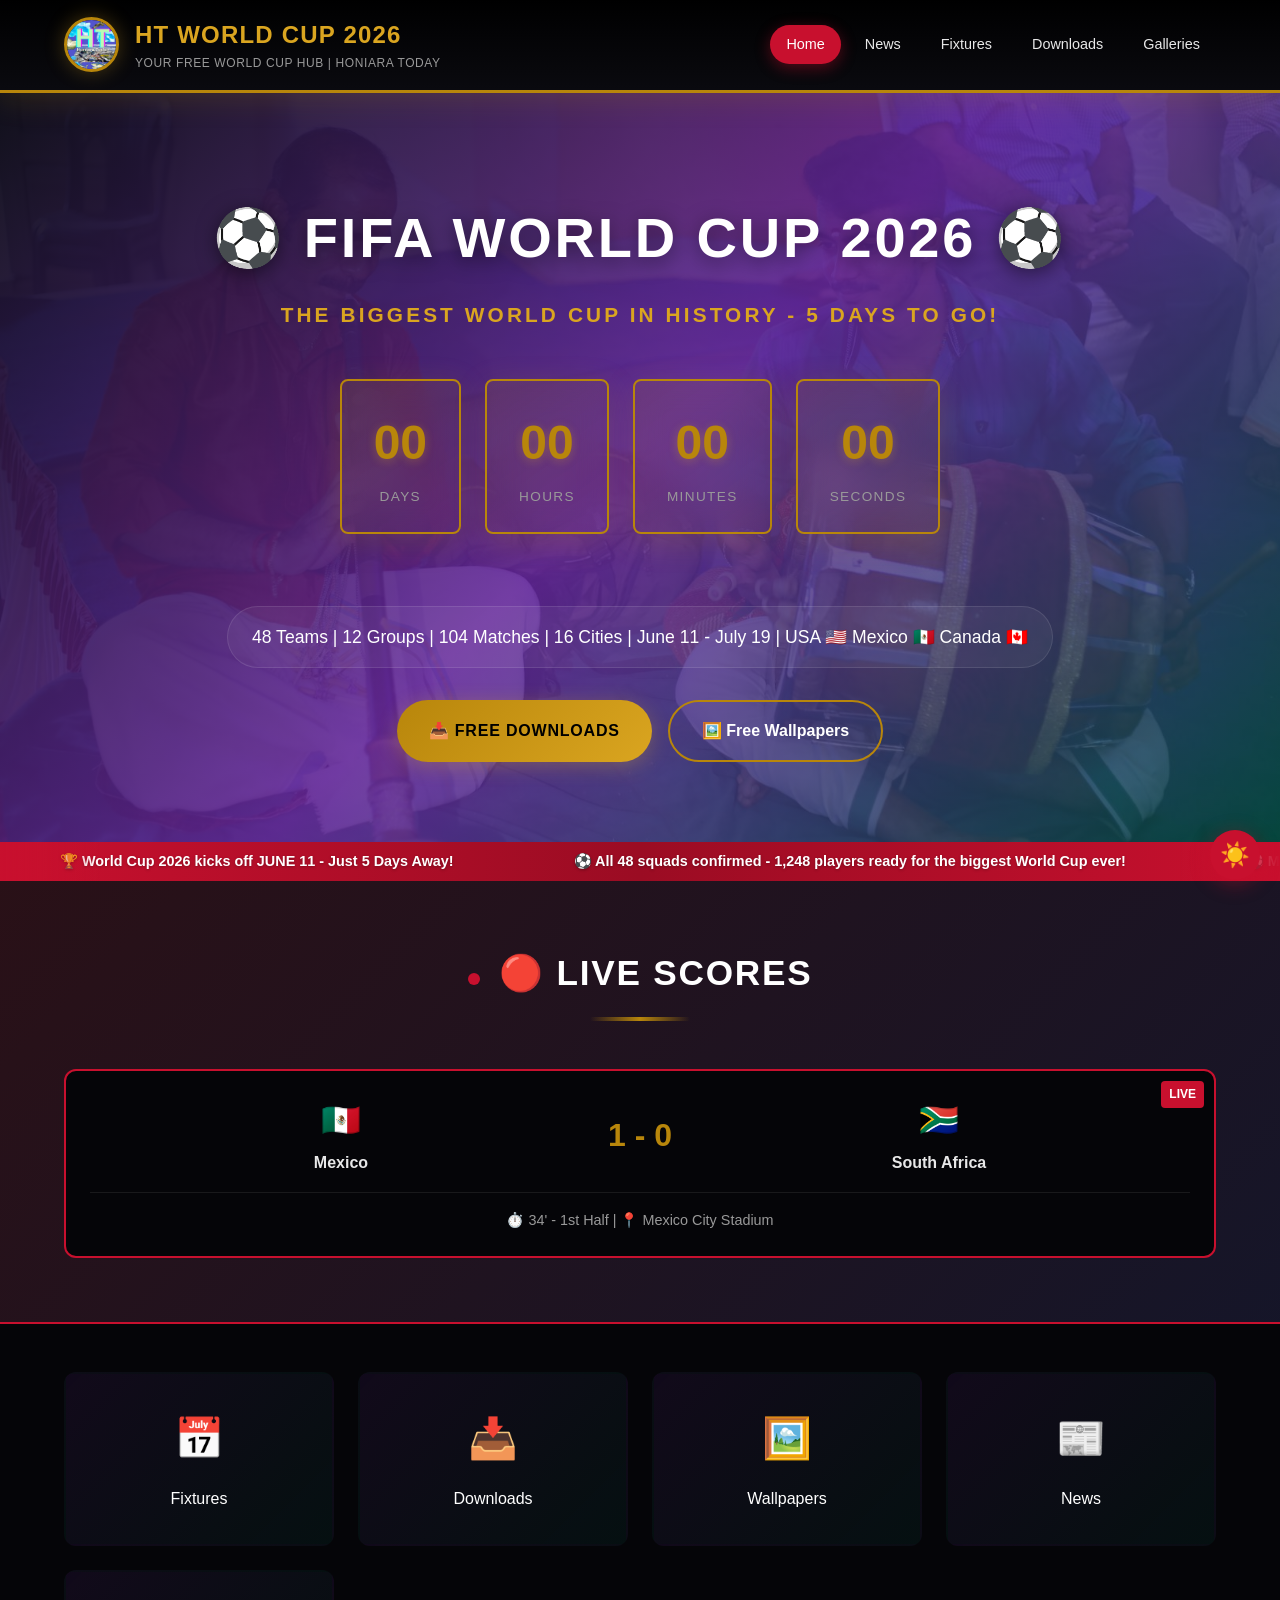
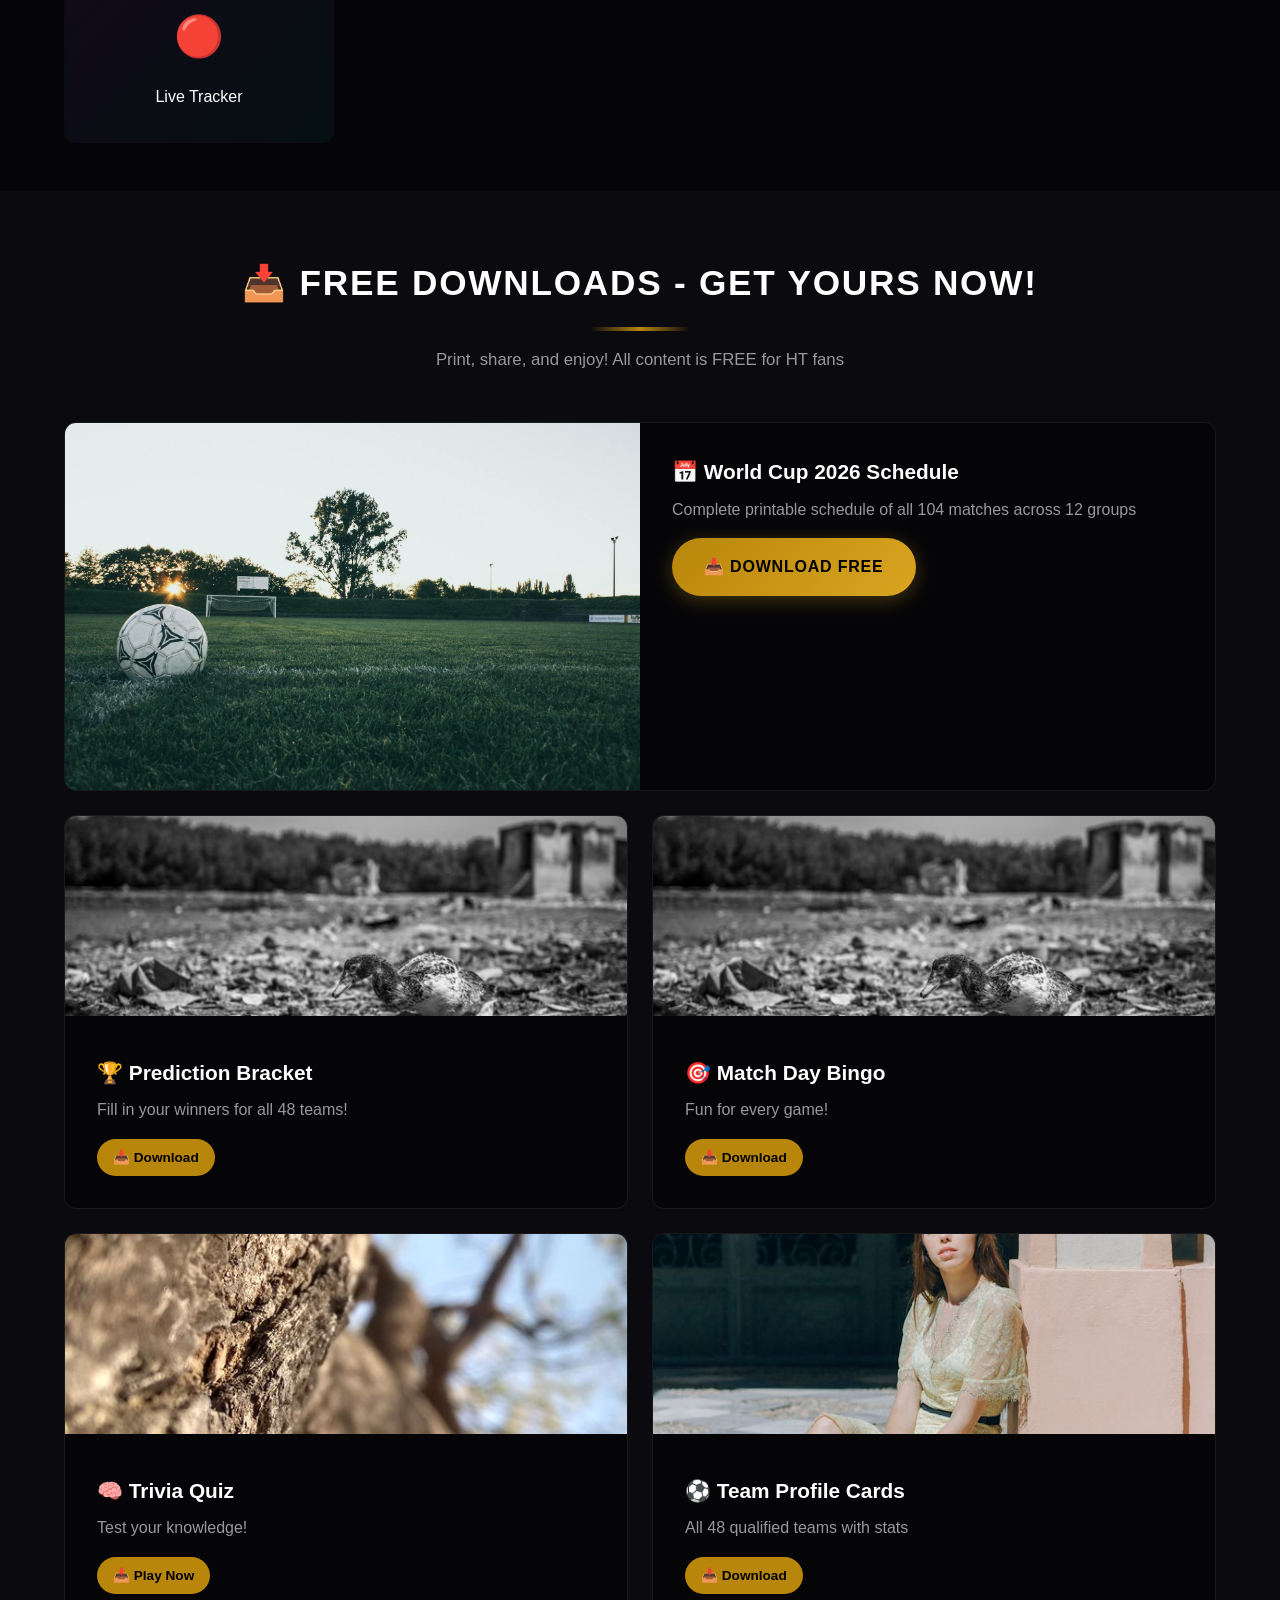
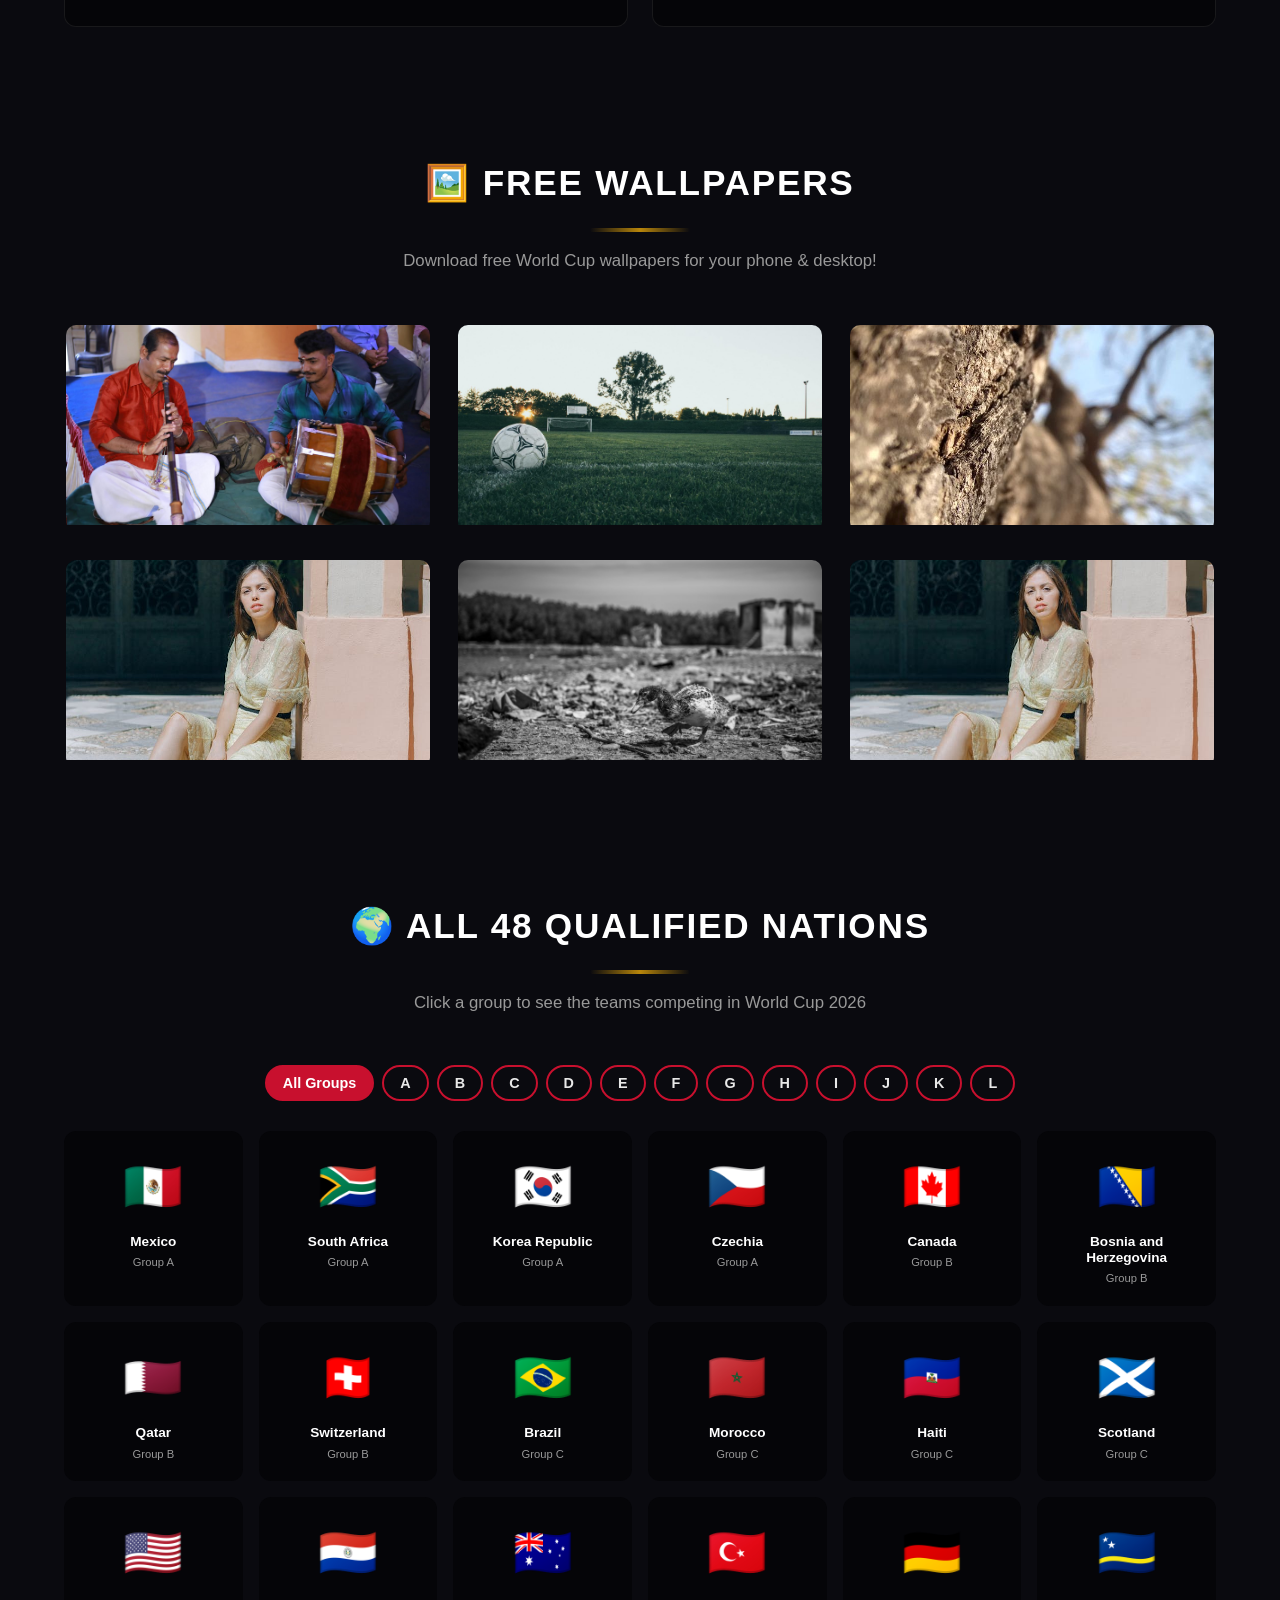
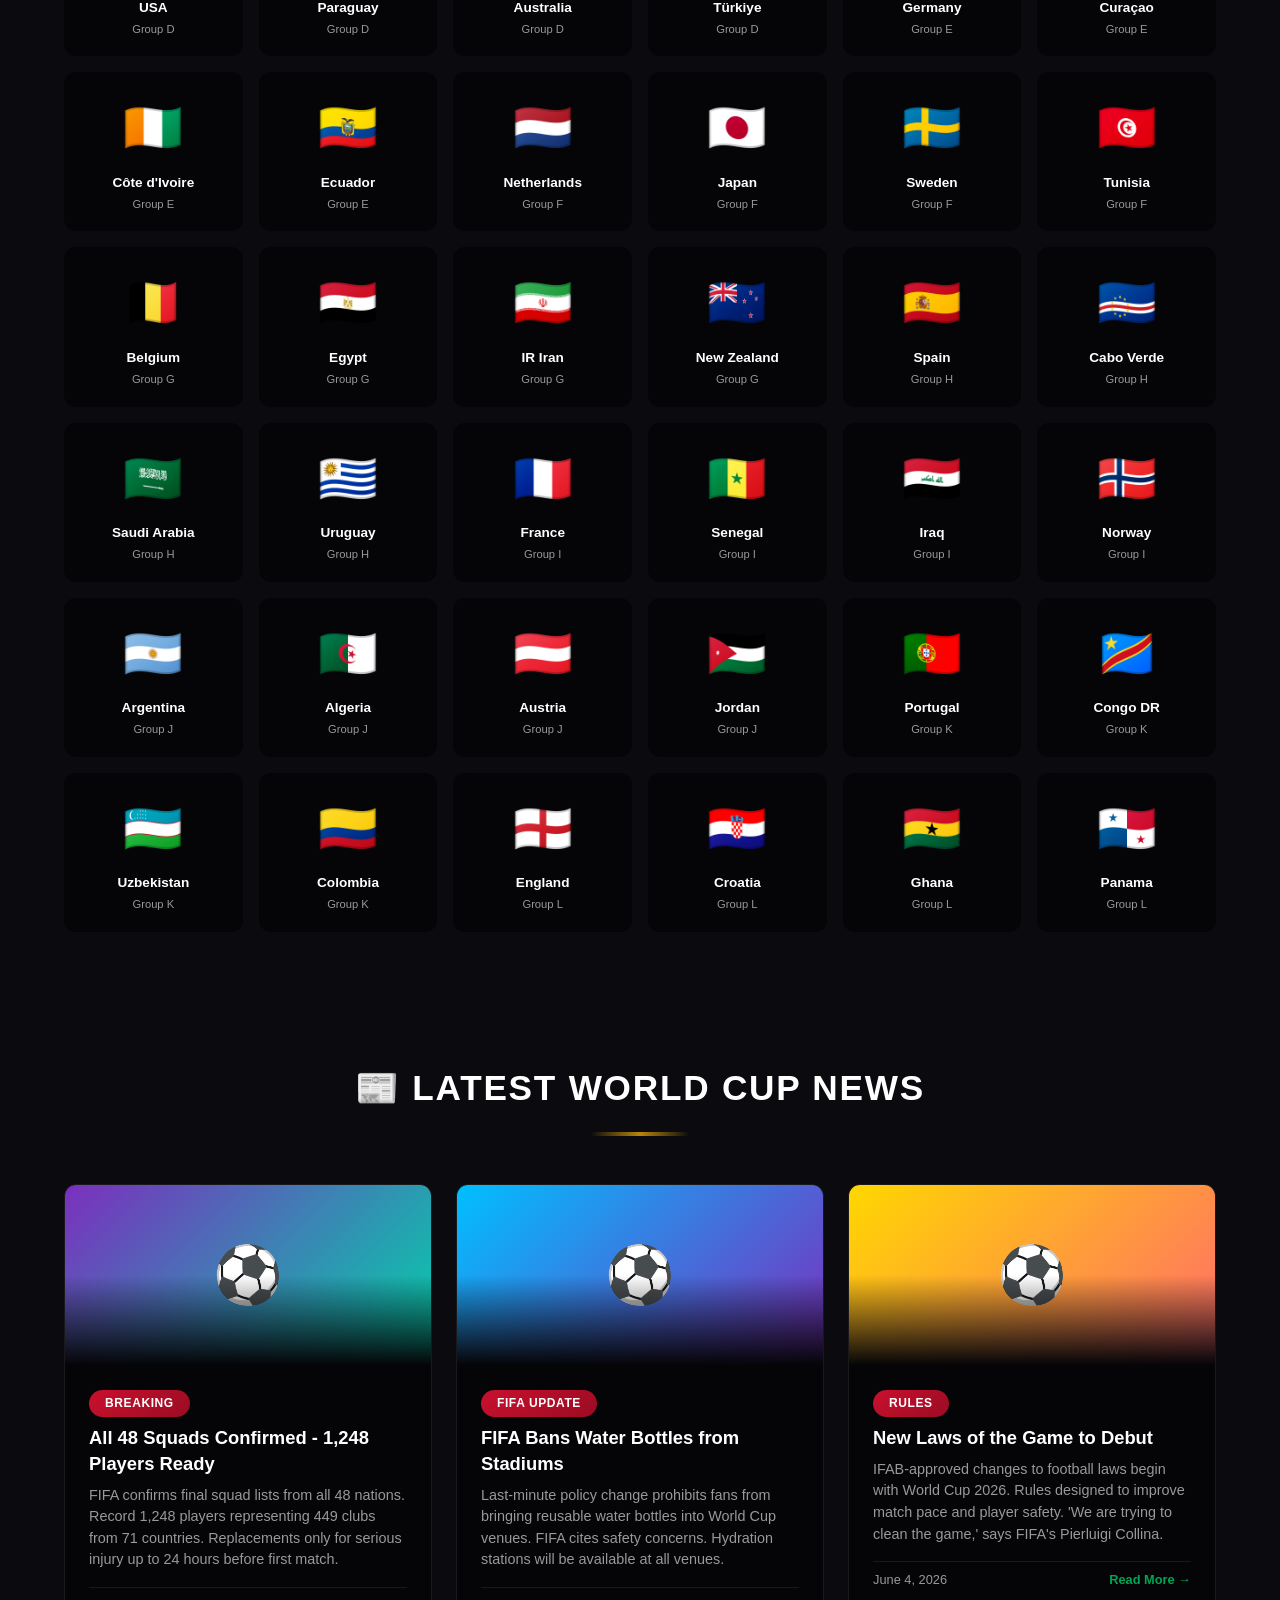
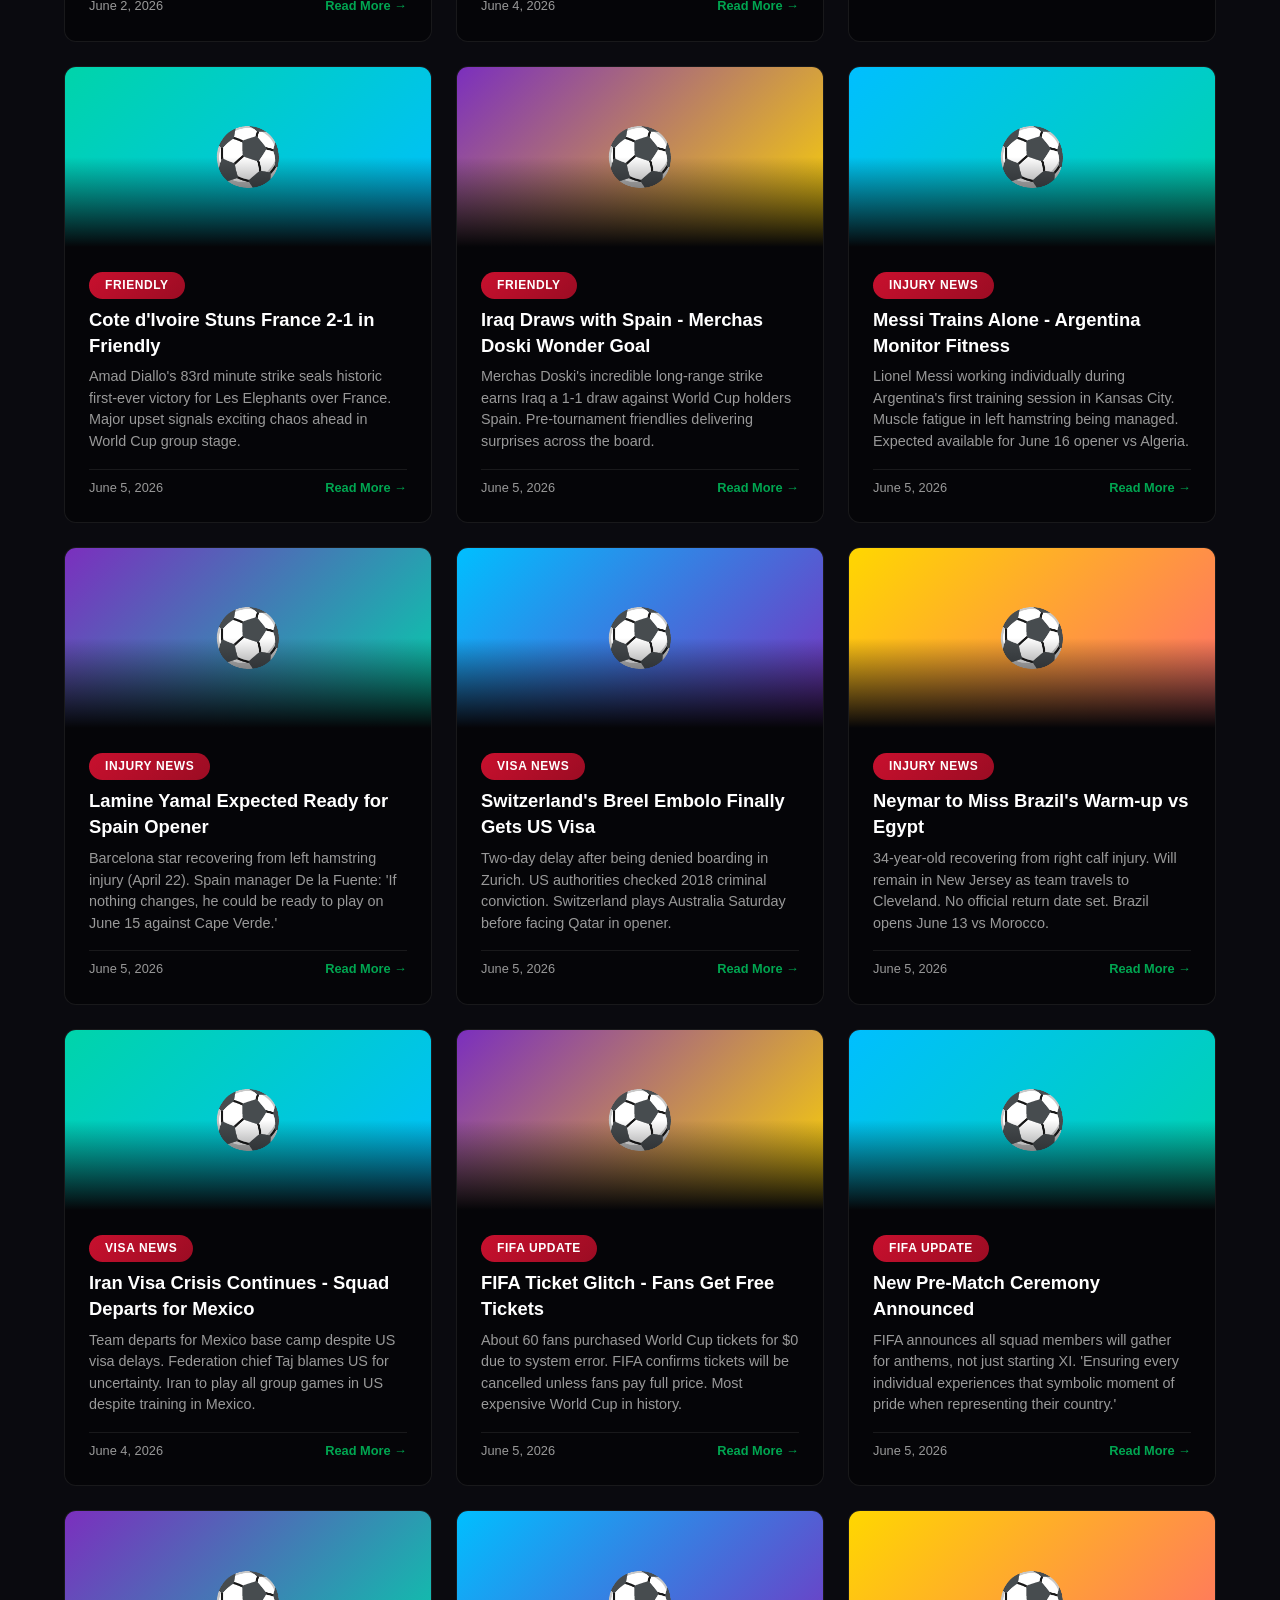
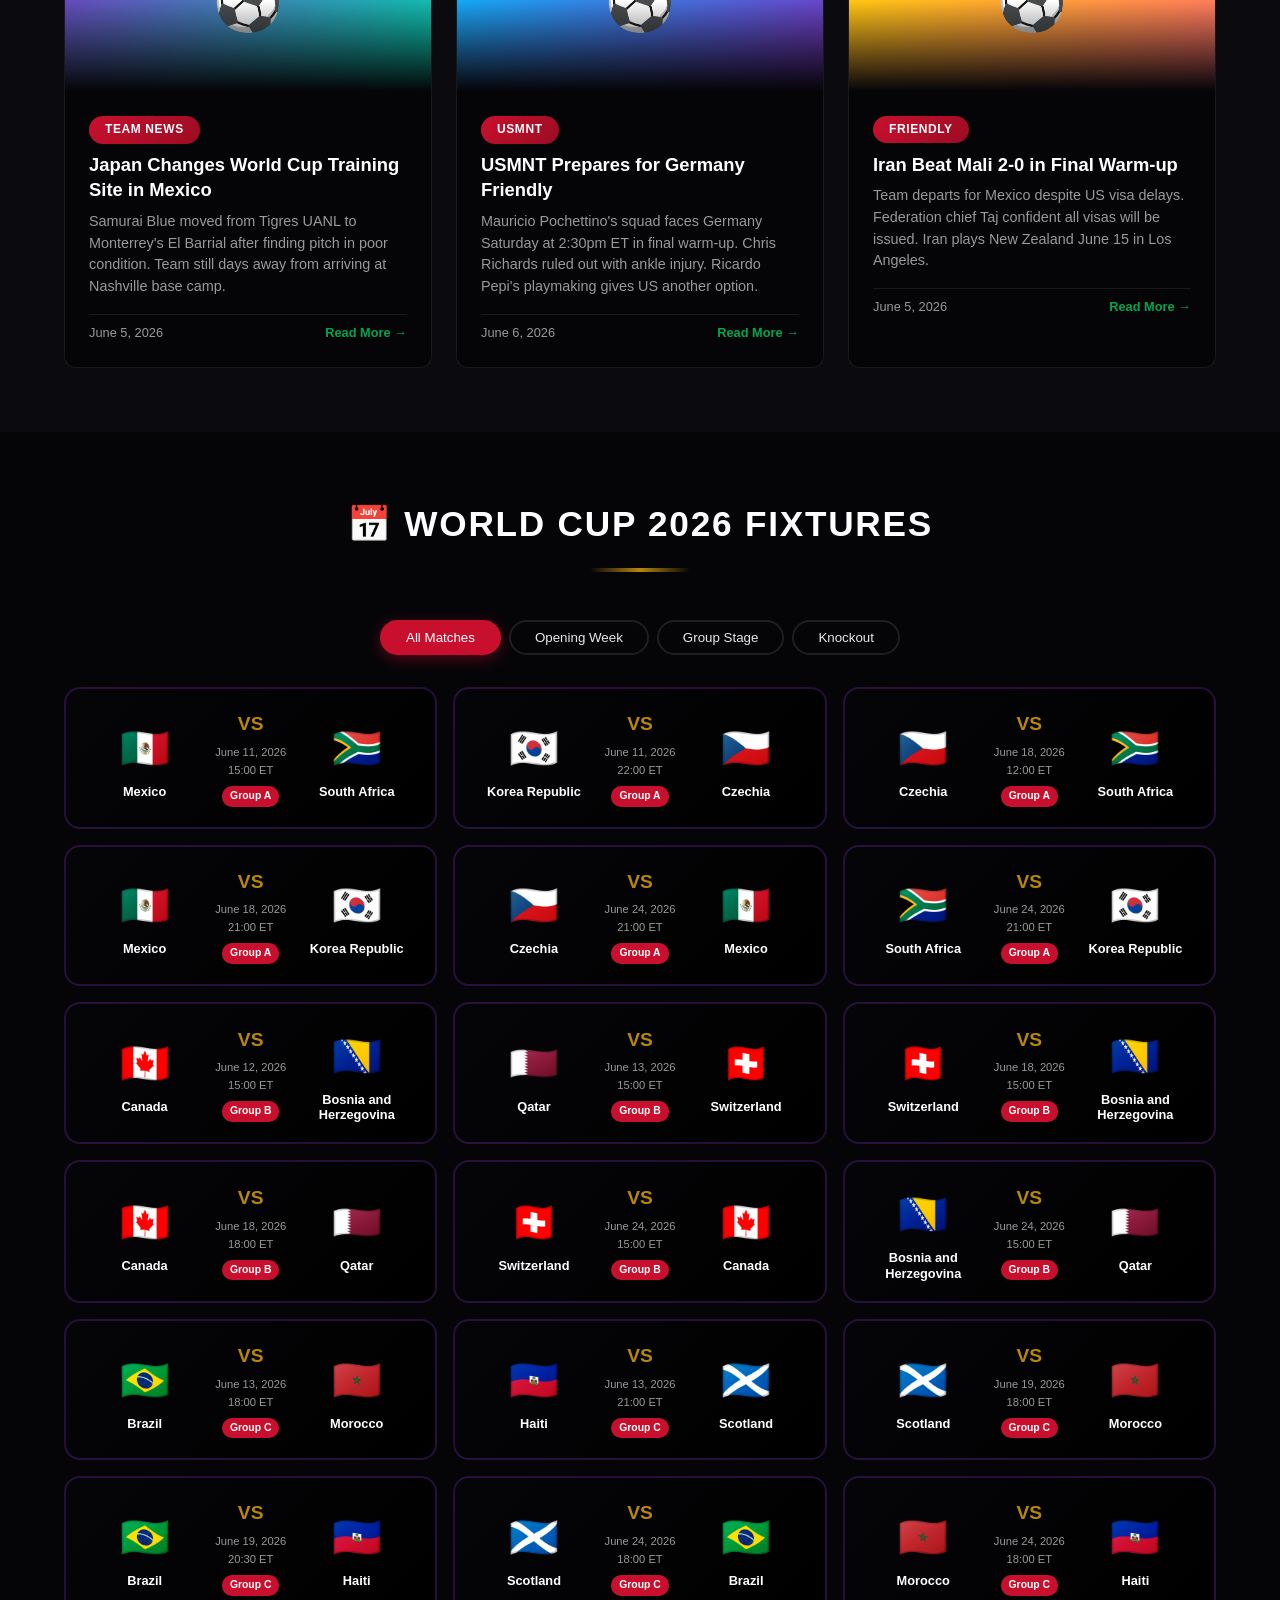
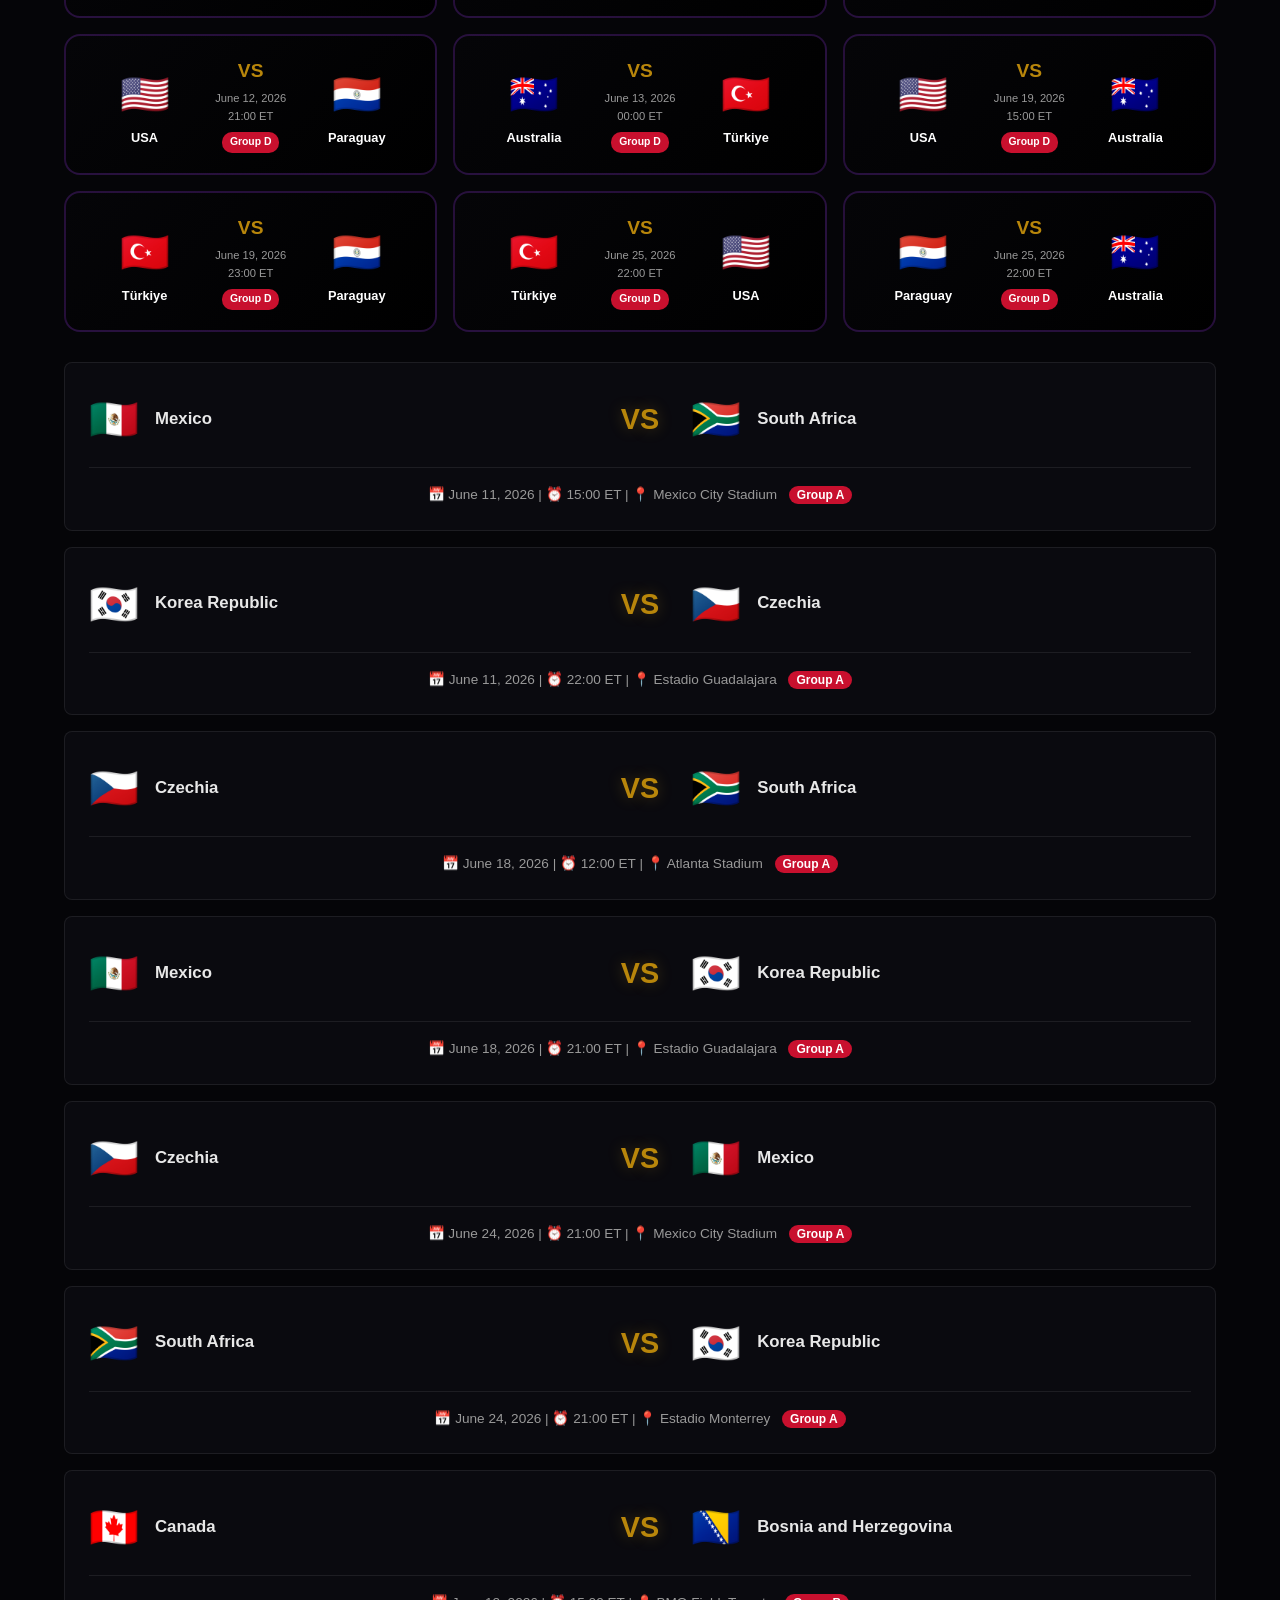
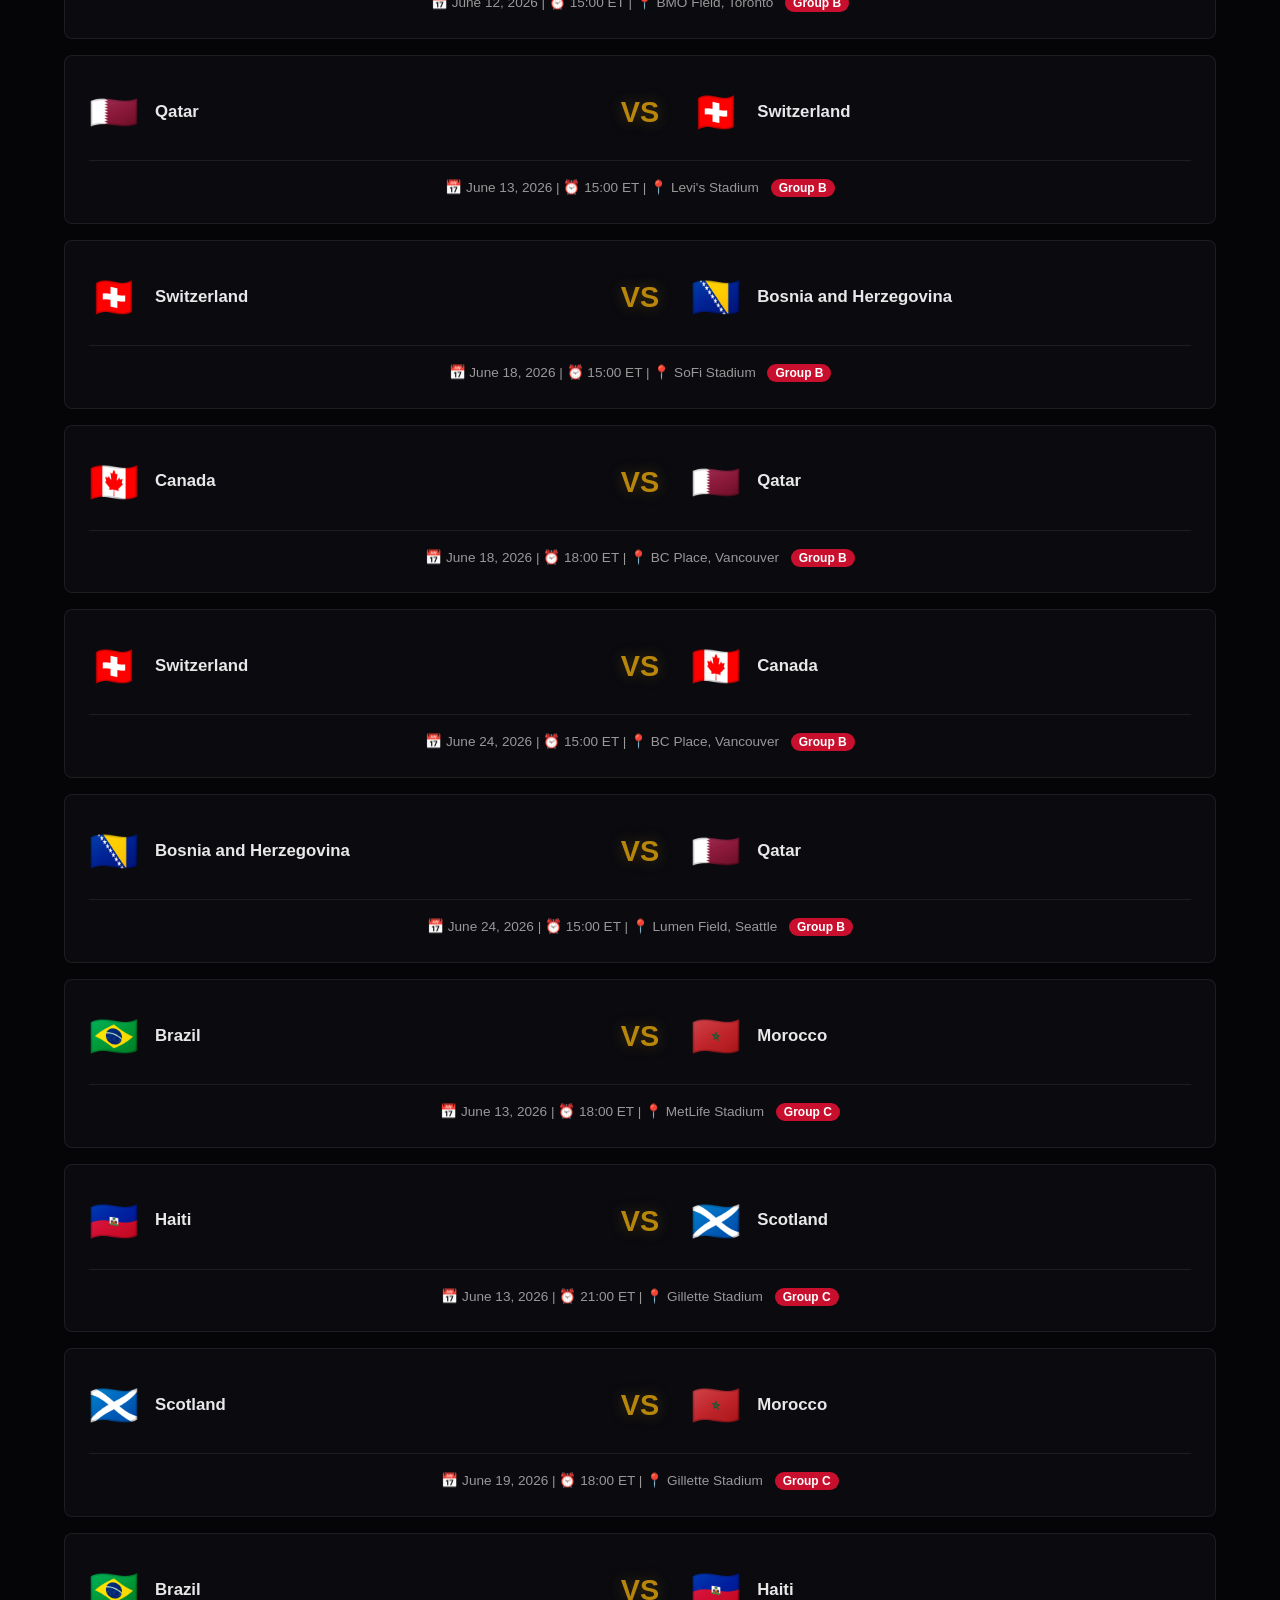
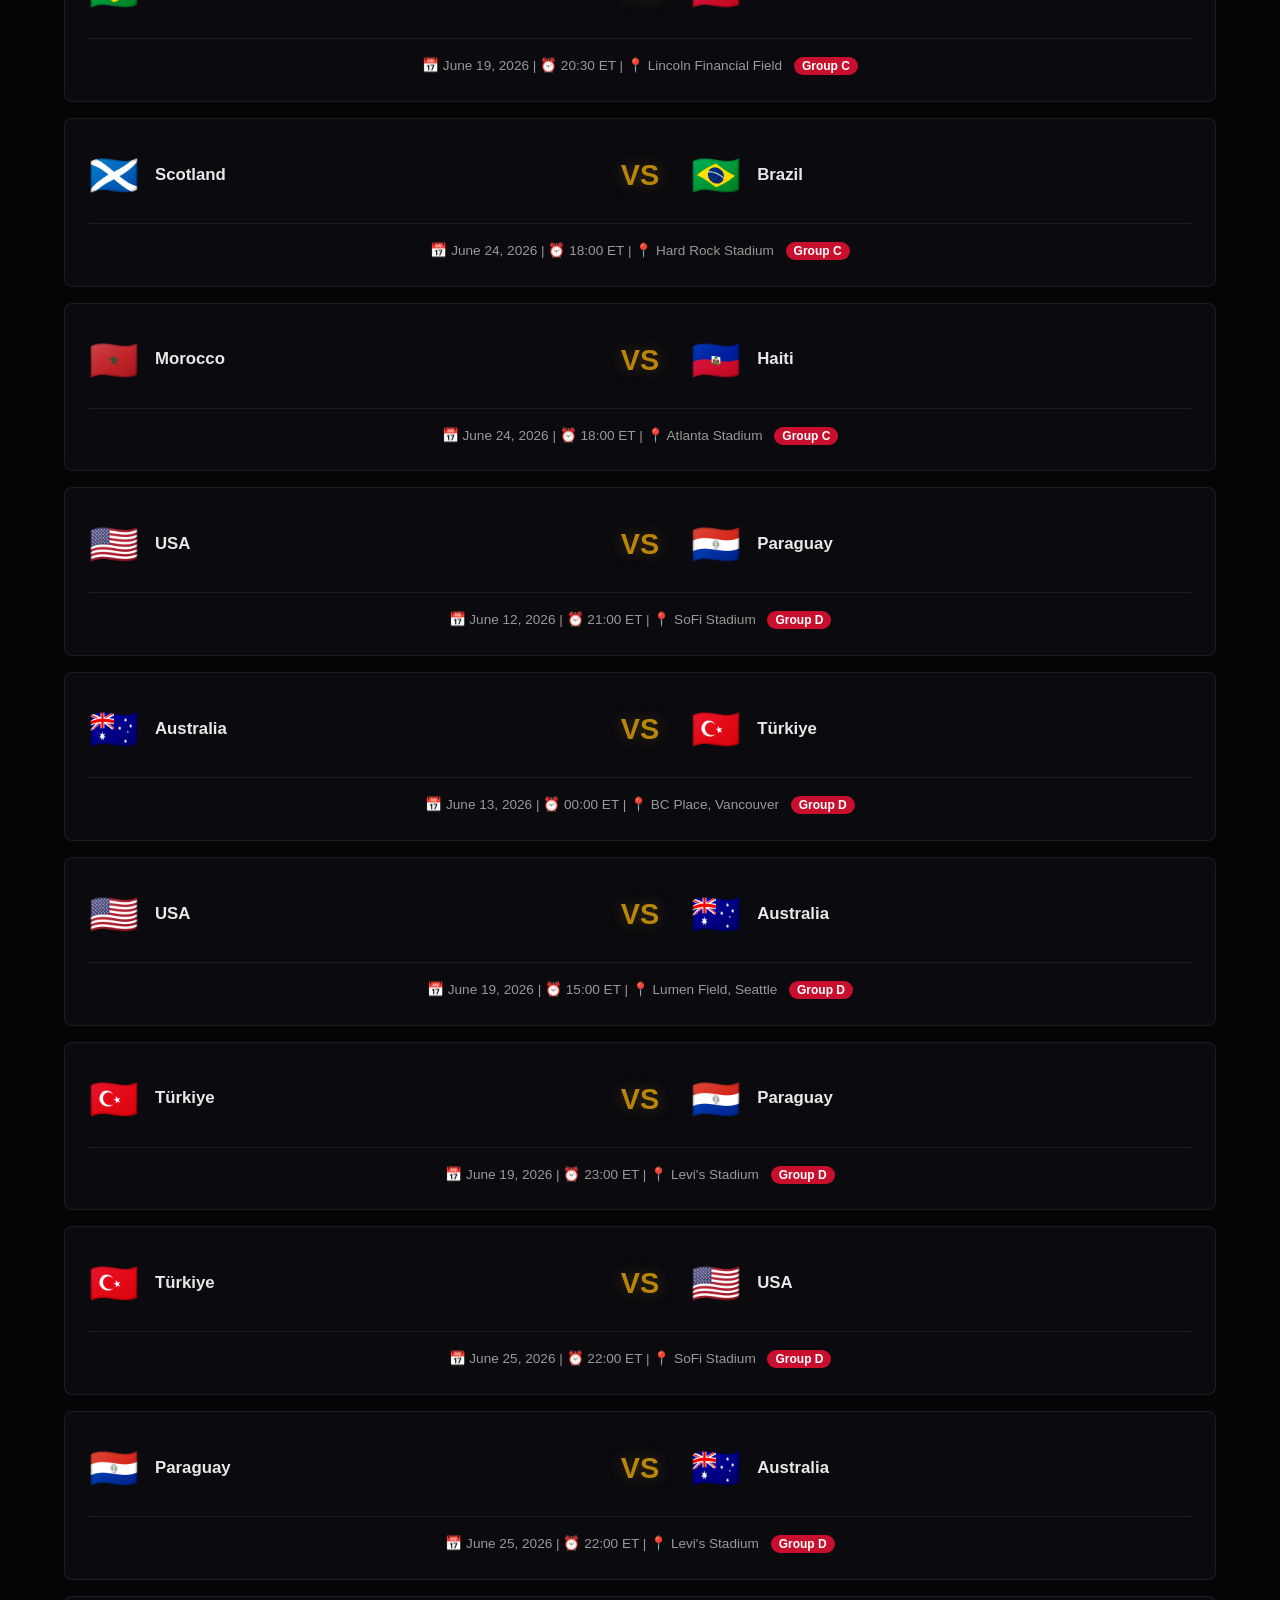
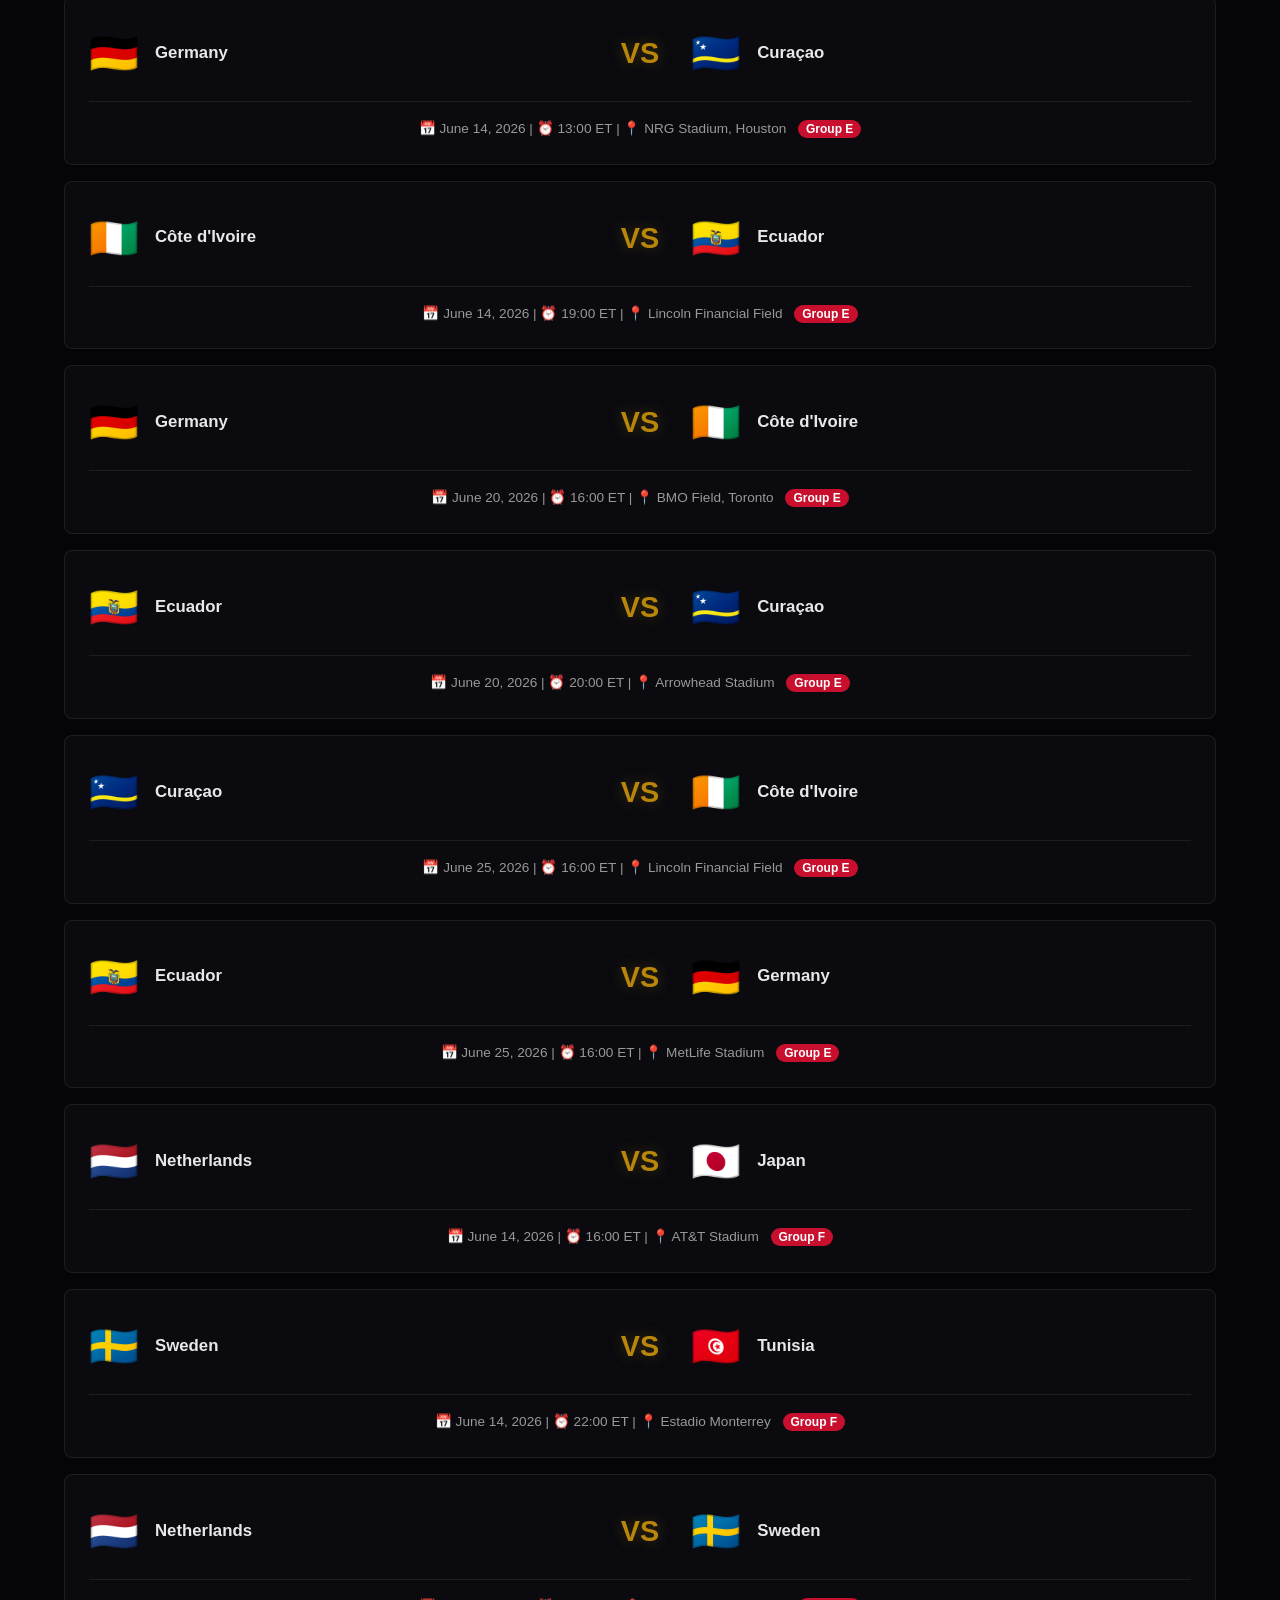
<file: index.html>
<!DOCTYPE html>
<html lang="en">
<head>
    <meta charset="UTF-8">
    <meta name="viewport" content="width=device-width, initial-scale=1.0">
    <title>HT World Cup 2026 Hub | Honiara Today - FREE News, Fixtures & Downloads</title>
    <meta name="description" content="Your #1 FREE World Cup 2026 source - News, fixtures, downloads, wallpapers, group stages & more! 48 teams, 12 groups, 104 matches.">
    <meta name="keywords" content="FIFA World Cup 2026, World Cup fixtures, World Cup news, free downloads, wallpapers, bingo, trivia">
    <meta name="author" content="Honiara Today">
    <meta name="robots" content="index, follow">
    <link rel="canonical" href="https://fattoboy30-boop.github.io/ht-worldcup-hub-2026/">
    
    <!-- Open Graph / Facebook -->
    <meta property="og:type" content="website">
    <meta property="og:url" content="https://fattoboy30-boop.github.io/ht-worldcup-hub-2026/">
    <meta property="og:title" content="HT World Cup 2026 Hub | Honiara Today">
    <meta property="og:description" content="FREE World Cup 2026 downloads, news, fixtures - Honiara Today. 48 teams, 12 groups, 104 matches.">
    <meta property="og:image" content="images/HT LOGO.jpg">
    <meta property="og:image:alt" content="HT World Cup 2026 Hub Logo">
    <meta property="og:site_name" content="HT World Cup 2026 Hub">
    
    <!-- Twitter -->
    <meta name="twitter:card" content="summary_large_image">
    <meta name="twitter:title" content="HT World Cup 2026 Hub | Honiara Today">
    <meta name="twitter:description" content="FREE World Cup 2026 downloads, news, fixtures - Honiara Today">
    <meta name="twitter:image" content="images/HT LOGO.jpg">
    
    <!-- Performance: Preconnect to external resources -->
    <link rel="preconnect" href="https://fonts.googleapis.com">
    <link rel="preconnect" href="https://fonts.gstatic.com" crossorigin>
    
    <!-- Favicon -->
    <link rel="icon" href="images/HT LOGO.jpg" type="image/jpeg">
    <link rel="apple-touch-icon" href="images/HT LOGO.jpg">
    
    <!-- Theme color for mobile browsers -->
    <meta name="theme-color" content="#0A0A0F">
    <meta name="msapplication-TileColor" content="#0A0A0F">
    
    <!-- Stylesheet -->
    <link rel="stylesheet" href="css/style.css">
    
    <!-- Structured Data for SEO -->
    <script type="application/ld+json">
    {
        "@context": "https://schema.org",
        "@type": "WebSite",
        "name": "HT World Cup 2026 Hub",
        "url": "https://fattoboy30-boop.github.io/ht-worldcup-hub-2026/",
        "description": "Your #1 FREE World Cup 2026 source - News, fixtures, downloads, wallpapers, group stages & more!",
        "publisher": {
            "@type": "Organization",
            "name": "Honiara Today",
            "logo": {
                "@type": "ImageObject",
                "url": "images/HT LOGO.jpg"
            }
        },
        "potentialAction": {
            "@type": "SearchAction",
            "target": "https://fattoboy30-boop.github.io/ht-worldcup-hub-2026/?search={search_term_string}",
            "query-input": "required name=search_term_string"
        }
    }
    </script>
</head>
<body>
    <!-- Skip to main content for accessibility -->
    <a href="#main-content" class="skip-link">Skip to main content</a>
    
    <!-- Header -->
    <header class="header" role="banner">
        <div class="container">
            <div class="logo-container">
                <img src="images/HT LOGO.jpg" alt="Honiara Today Logo" class="logo">
                <div class="brand">
                    <h1>HT World Cup 2026</h1>
                    <p>Your FREE World Cup Hub | Honiara Today</p>
                </div>
            </div>
            <nav class="nav" id="mainNav" role="navigation" aria-label="Main navigation">
                <a href="#home" class="nav-link active" aria-current="page">Home</a>
                <a href="#news" class="nav-link">News</a>
                <a href="#fixtures" class="nav-link">Fixtures</a>
                <a href="#downloads" class="nav-link">Downloads</a>
                <a href="#galleries" class="nav-link">Galleries</a>
            </nav>
            <button class="mobile-menu-btn" id="mobileMenuBtn" aria-label="Toggle navigation menu" aria-expanded="false" aria-controls="mainNav">☰</button>
        </div>
    </header>

    <!-- Hero Section -->
    <section class="hero" id="home" aria-label="Hero section with countdown">
        <div class="hero-bg">
            <img src="images/hero/hero_01.jpg" alt="FIFA World Cup 2026 Stadium" class="hero-image" loading="eager" fetchpriority="high">
            <div class="hero-overlay"></div>
        </div>
        <div class="hero-particles" id="heroParticles"></div>
        <div class="hero-content">
            <div class="countdown-container">
                <h2>⚽ FIFA World Cup 2026 ⚽</h2>
                <p class="countdown-label">The Biggest World Cup in History - 5 Days To Go!</p>
                <div class="countdown" id="countdown">
                    <div class="countdown-item">
                        <span id="days">00</span>
                        <label>Days</label>
                    </div>
                    <div class="countdown-item">
                        <span id="hours">00</span>
                        <label>Hours</label>
                    </div>
                    <div class="countdown-item">
                        <span id="minutes">00</span>
                        <label>Minutes</label>
                    </div>
                    <div class="countdown-item">
                        <span id="seconds">00</span>
                        <label>Seconds</label>
                    </div>
                </div>
                <p class="hero-info">48 Teams | 12 Groups | 104 Matches | 16 Cities | June 11 - July 19 | USA 🇺🇸 Mexico 🇲🇽 Canada 🇨🇦</p>
            </div>
            <div class="hero-cta">
                <a href="#downloads" class="btn btn-primary">📥 Free Downloads</a>
                <a href="#galleries" class="btn btn-secondary">🖼️ Free Wallpapers</a>
            </div>
        </div>
    </section>

    <!-- Breaking News Ticker -->
    <div class="ticker" role="marquee" aria-label="Breaking news">
        <div class="ticker-content" id="ticker">
            <span class="ticker-item">🏆 World Cup 2026 kicks off JUNE 11 - Just 5 Days Away!</span>
            <span class="ticker-item">⚽ All 48 squads confirmed - 1,248 players ready for the biggest World Cup ever!</span>
            <span class="ticker-item">⚽ Mexico vs South Africa - OPENING MATCH June 11 at Estadio Azteca</span>
            <span class="ticker-item">🆕 FIFA bans water bottles from stadiums - Hydration stations available</span>
            <span class="ticker-item">🆕 New Laws of the Game debut at World Cup 2026</span>
            <span class="ticker-item">⚽ Cote d'Ivoire stun France 2-1 in pre-tournament friendly!</span>
            <span class="ticker-item">⚽ Iraq draw with Spain - Merchas Doski wonder goal!</span>
            <span class="ticker-item">⚽ Iran visa crisis - squad departs for Mexico despite delays</span>
            <span class="ticker-item">📥 FREE downloads available - Schedules, Wallpapers, Bingo!</span>
            <span class="ticker-item">🗳️ Vote in our fan polls - Who will win World Cup 2026?</span>
        </div>
    </div>

    <!-- Main Content -->
    <main class="main" id="main-content" role="main">
        <!-- Live Scores Section (Hidden by default, shown during matches) -->
        <section class="section live-scores-section" id="live-scores" aria-labelledby="live-scores-title" style="display: none;">
            <div class="container">
                <h2 class="section-title reveal" id="live-scores-title">
                    <span class="live-indicator"></span>
                    🔴 Live Scores
                </h2>
                <div class="live-scores-grid" id="liveScoresGrid">
                    <!-- Live scores loaded from JS -->
                </div>
            </div>
        </section>

        <!-- Quick Links Section -->
        <section class="section quick-links" aria-labelledby="quick-links-title">
            <div class="container">
                <h2 class="section-title reveal" id="quick-links-title" style="display: none;">Quick Links</h2>
                <div class="quick-grid">
                    <a href="#fixtures" class="quick-card reveal">
                        <span class="quick-icon">📅</span>
                        <span>Fixtures</span>
                    </a>
                    <a href="#downloads" class="quick-card reveal">
                        <span class="quick-icon">📥</span>
                        <span>Downloads</span>
                    </a>
                    <a href="#galleries" class="quick-card reveal">
                        <span class="quick-icon">🖼️</span>
                        <span>Wallpapers</span>
                    </a>
                    <a href="#news" class="quick-card reveal">
                        <span class="quick-icon">📰</span>
                        <span>News</span>
                    </a>
                    <a href="downloads/live-tracker.html" class="quick-card reveal" target="_blank">
                        <span class="quick-icon">🔴</span>
                        <span>Live Tracker</span>
                    </a>
                </div>
            </div>
        </section>

        <!-- Featured Downloads Section -->
        <section class="section featured-downloads" id="featured" aria-labelledby="featured-title">
            <div class="container">
                <h2 class="section-title reveal" id="featured-title">📥 FREE Downloads - Get Yours Now!</h2>
                <p class="section-subtitle reveal">Print, share, and enjoy! All content is FREE for HT fans</p>
                <div class="featured-grid">
                    <div class="featured-card large reveal">
                        <img src="images/hero/hero_03.jpg" alt="World Cup 2026 Stadium" class="featured-img" loading="lazy">
                        <div class="featured-content">
                            <h3>📅 World Cup 2026 Schedule</h3>
                            <p>Complete printable schedule of all 104 matches across 12 groups</p>
                            <a href="downloads/world-cup-2026-schedule.html" class="btn btn-primary" target="_blank" rel="noopener">📥 Download FREE</a>
                        </div>
                    </div>
                    <div class="featured-card reveal">
                        <img src="images/downloads/downloads_02.jpg" alt="World Cup 2026 Prediction Bracket" class="featured-img" loading="lazy">
                        <div class="featured-content">
                            <h3>🏆 Prediction Bracket</h3>
                            <p>Fill in your winners for all 48 teams!</p>
                            <a href="downloads/prediction-bracket.html" class="btn-small" target="_blank" rel="noopener">📥 Download</a>
                        </div>
                    </div>
                    <div class="featured-card reveal">
                        <img src="images/news/news_07.jpg" alt="Match Day Bingo Cards" class="featured-img" loading="lazy">
                        <div class="featured-content">
                            <h3>🎯 Match Day Bingo</h3>
                            <p>Fun for every game!</p>
                            <a href="downloads/matchday-bingo.html" class="btn-small" target="_blank" rel="noopener">📥 Download</a>
                        </div>
                    </div>
                    <div class="featured-card reveal">
                        <img src="images/hero/hero_02.jpg" alt="World Cup 2026 Trivia Quiz" class="featured-img" loading="lazy">
                        <div class="featured-content">
                            <h3>🧠 Trivia Quiz</h3>
                            <p>Test your knowledge!</p>
                            <a href="downloads/world-cup-trivia.html" class="btn-small" target="_blank" rel="noopener">📥 Play Now</a>
                        </div>
                    </div>
                    <div class="featured-card reveal">
                        <img src="images/hero/hero_04.jpg" alt="All 48 Team Profile Cards" class="featured-img" loading="lazy">
                        <div class="featured-content">
                            <h3>⚽ Team Profile Cards</h3>
                            <p>All 48 qualified teams with stats</p>
                            <a href="downloads/team-profile-cards.html" class="btn-small" target="_blank" rel="noopener">📥 Download</a>
                        </div>
                    </div>
                </div>
            </div>
        </section>

        <!-- Free Wallpapers Section -->
        <section class="section wallpapers-section" id="galleries">
            <div class="container">
                <h2 class="section-title reveal">🖼️ FREE Wallpapers</h2>
                <p class="section-subtitle reveal">Download free World Cup wallpapers for your phone & desktop!</p>
                <div class="wallpapers-grid">
                    <div class="wallpaper-card reveal">
                        <img src="images/wallpapers/wallpapers_01.jpg" alt="Stadium Lights Wallpaper" class="wallpaper-img" loading="lazy">
                        <div class="wallpaper-overlay">
                            <span class="wallpaper-title">Stadium Lights</span>
                            <a href="images/wallpapers/wallpapers_01.jpg" download class="btn-small" aria-label="Download Stadium Lights wallpaper">📥 Download</a>
                        </div>
                    </div>
                    <div class="wallpaper-card reveal">
                        <img src="images/wallpapers/wallpapers_02.jpg" alt="Stadium Panorama Wallpaper" class="wallpaper-img" loading="lazy">
                        <div class="wallpaper-overlay">
                            <span class="wallpaper-title">Stadium Panorama</span>
                            <a href="images/wallpapers/wallpapers_02.jpg" download class="btn-small" aria-label="Download Stadium Panorama wallpaper">📥 Download</a>
                        </div>
                    </div>
                    <div class="wallpaper-card reveal">
                        <img src="images/wallpapers/wallpapers_03.jpg" alt="Football Field Wallpaper" class="wallpaper-img" loading="lazy">
                        <div class="wallpaper-overlay">
                            <span class="wallpaper-title">Football Field</span>
                            <a href="images/wallpapers/wallpapers_03.jpg" download class="btn-small" aria-label="Download Football Field wallpaper">📥 Download</a>
                        </div>
                    </div>
                    <div class="wallpaper-card reveal">
                        <img src="images/wallpapers/wallpapers_04.jpg" alt="Soccer Goal Wallpaper" class="wallpaper-img" loading="lazy">
                        <div class="wallpaper-overlay">
                            <span class="wallpaper-title">Soccer Goal</span>
                            <a href="images/wallpapers/wallpapers_04.jpg" download class="btn-small" aria-label="Download Soccer Goal wallpaper">📥 Download</a>
                        </div>
                    </div>
                    <div class="wallpaper-card reveal">
                        <img src="images/wallpapers/wallpapers_06.jpg" alt="Celebration Wallpaper" class="wallpaper-img" loading="lazy">
                        <div class="wallpaper-overlay">
                            <span class="wallpaper-title">Goal Celebration</span>
                            <a href="images/wallpapers/wallpapers_06.jpg" download class="btn-small" aria-label="Download Celebration wallpaper">📥 Download</a>
                        </div>
                    </div>
                    <div class="wallpaper-card reveal">
                        <img src="images/news/news_04.jpg" alt="Football Action Wallpaper" class="wallpaper-img" loading="lazy">
                        <div class="wallpaper-overlay">
                            <span class="wallpaper-title">Football Action</span>
                            <a href="images/news/news_04.jpg" download class="btn-small" aria-label="Download Football Action wallpaper">📥 Download</a>
                        </div>
                    </div>
                </div>
            </div>
        </section>

        <!-- All 48 Teams Section -->
        <section class="section teams-section" id="teams" aria-labelledby="teams-title">
            <div class="container">
                <h2 class="section-title reveal" id="teams-title">🌍 All 48 Qualified Nations</h2>
                <p class="section-subtitle reveal">Click a group to see the teams competing in World Cup 2026</p>
                <div class="groups-nav reveal" id="groupsNav">
                    <button class="group-tab active" data-group="all">All Groups</button>
                    <button class="group-tab" data-group="A">A</button>
                    <button class="group-tab" data-group="B">B</button>
                    <button class="group-tab" data-group="C">C</button>
                    <button class="group-tab" data-group="D">D</button>
                    <button class="group-tab" data-group="E">E</button>
                    <button class="group-tab" data-group="F">F</button>
                    <button class="group-tab" data-group="G">G</button>
                    <button class="group-tab" data-group="H">H</button>
                    <button class="group-tab" data-group="I">I</button>
                    <button class="group-tab" data-group="J">J</button>
                    <button class="group-tab" data-group="K">K</button>
                    <button class="group-tab" data-group="L">L</button>
                </div>
                <div class="teams-grid" id="teamsGrid">
                    <!-- Team cards loaded from JS -->
                </div>
            </div>
        </section>

        <!-- Latest News Section -->
        <section class="section" id="news">
            <div class="container">
                <h2 class="section-title reveal">📰 Latest World Cup News</h2>
                <div class="news-grid" id="newsGrid">
                    <!-- News cards loaded from JS -->
                </div>
            </div>
        </section>

        <!-- Fixtures Section -->
        <section class="section fixtures-section" id="fixtures" aria-labelledby="fixtures-title">
            <div class="container">
                <h2 class="section-title reveal" id="fixtures-title">📅 World Cup 2026 Fixtures</h2>
                <div class="fixtures-filter reveal">
                    <button class="filter-btn active" data-filter="all">All Matches</button>
                    <button class="filter-btn" data-filter="opening">Opening Week</button>
                    <button class="filter-btn" data-filter="group">Group Stage</button>
                    <button class="filter-btn" data-filter="knockout">Knockout</button>
                </div>
                <div class="fixtures-graphic-grid" id="fixturesGraphicGrid">
                    <!-- Graphic fixture cards loaded from JS -->
                </div>
                <div class="fixtures-list" id="fixturesList">
                    <!-- Fixtures loaded from JS -->
                </div>
            </div>
        </section>

        <!-- Downloads Section -->
        <section class="section downloads-section" id="downloads" aria-labelledby="downloads-title">
            <div class="container">
                <h2 class="section-title reveal" id="downloads-title">📥 All FREE Downloads</h2>
                <p class="section-subtitle reveal">Everything is FREE! Download, print, share with friends!</p>
                <div class="downloads-grid" id="downloadsGrid">
                    <!-- Download cards loaded from JS -->
                </div>
            </div>
        </section>

        <!-- Share Section -->
        <section class="section share-section" aria-labelledby="share-title">
            <div class="container">
                <h2 class="section-title reveal" id="share-title">📤 Share HT World Cup Hub</h2>
                <p class="section-subtitle reveal">Help your friends get FREE World Cup content!</p>
                
                <!-- Facebook Follow Prompt -->
                <div class="facebook-follow-card reveal">
                    <div class="fb-follow-content">
                        <h3>📘 Follow Honiara Today on Facebook!</h3>
                        <p>Get the latest World Cup news, fixtures, and FREE downloads straight to your feed!</p>
                        <div class="fb-follow-stats">
                            <span>⚽ Daily updates</span>
                            <span>📥 FREE downloads</span>
                            <span>🗳️ Fan polls</span>
                        </div>
                        <a href="https://www.facebook.com/HoniaraToday" target="_blank" class="fb-follow-btn">
                            👍 Like & Follow
                        </a>
                    </div>
                </div>

                <div class="share-grid">
                    <div class="share-card reveal">
                        <h3>📤 Share on Facebook</h3>
                        <p>Let your friends know about FREE World Cup downloads!</p>
                        <button class="share-btn facebook large" onclick="shareSite()">Share Now</button>
                    </div>
                    <div class="share-card reveal">
                        <h3>📱 Copy Link</h3>
                        <p>Share the link directly with friends!</p>
                        <div class="copy-link">
                            <input type="text" value="https://fattoboy30-boop.github.io/ht-worldcup-hub-2026/" readonly id="shareLink">
                            <button onclick="copyLink()">Copy</button>
                        </div>
                    </div>
                </div>

                <!-- Quick Share Buttons -->
                <div class="quick-share reveal">
                    <h4>🚀 Quick Share</h4>
                    <div class="quick-share-btns">
                        <button class="share-btn facebook" onclick="shareSite()">📘 Facebook</button>
                        <button class="share-btn twitter" onclick="shareOnTwitter()">🐦 Twitter</button>
                        <button class="share-btn whatsapp" onclick="shareOnWhatsApp()">💬 WhatsApp</button>
                        <button class="share-btn messenger" onclick="shareOnMessenger()">💬 Messenger</button>
                    </div>
                </div>
            </div>
        </section>

        <!-- Polls Section -->
        <section class="section polls-section" aria-labelledby="polls-title">
            <div class="container">
                <h2 class="section-title reveal" id="polls-title">🗳️ Fan Polls</h2>
                <div class="polls-grid">
                    <div class="poll-card reveal">
                        <h3>🗳️ Who will win World Cup 2026?</h3>
                        <div class="poll-options" id="poll1">
                            <button class="poll-option" data-votes="0">🇧🇷 Brazil</button>
                            <button class="poll-option" data-votes="0">🇫🇷 France</button>
                            <button class="poll-option" data-votes="0">🇦🇷 Argentina</button>
                            <button class="poll-option" data-votes="0">🇩🇪 Germany</button>
                        </div>
                        <p class="poll-total">Total votes: <span id="poll1Total">0</span></p>
                    </div>
                    <div class="poll-card reveal">
                        <h3>🗳️ Which team will surprise everyone?</h3>
                        <div class="poll-options" id="poll2">
                            <button class="poll-option" data-votes="0">🇯🇵 Japan</button>
                            <button class="poll-option" data-votes="0">🇲🇦 Morocco</button>
                            <button class="poll-option" data-votes="0">🇺🇸 USA</button>
                            <button class="poll-option" data-votes="0">🇨🇴 Colombia</button>
                        </div>
                        <p class="poll-total">Total votes: <span id="poll2Total">0</span></p>
                    </div>
                </div>
            </div>
        </section>
    </main>

    <!-- Footer -->
    <footer class="footer" role="contentinfo">
        <div class="container">
            <div class="footer-content">
                <div class="footer-brand">
                    <img src="images/HT LOGO.jpg" alt="Honiara Today Logo" class="footer-logo" loading="lazy">
                    <p>HT World Cup 2026 Hub</p>
                    <p class="footer-tagline">Your FREE World Cup Source</p>
                </div>
                <div class="footer-links">
                    <h4>Quick Links</h4>
                    <a href="#home">Home</a>
                    <a href="#news">News</a>
                    <a href="#fixtures">Fixtures</a>
                    <a href="#downloads">Downloads</a>
                    <a href="#galleries">Wallpapers</a>
                </div>
                <div class="footer-downloads">
                    <h4>Free Downloads</h4>
                    <a href="downloads/world-cup-2026-schedule.html">📅 Schedule</a>
                    <a href="downloads/prediction-bracket.html">🏆 Prediction Bracket</a>
                    <a href="downloads/matchday-bingo.html">🎯 Bingo Cards</a>
                    <a href="downloads/world-cup-trivia.html">🧠 Trivia Quiz</a>
                </div>
                <div class="footer-social">
                    <h4>Share & Follow</h4>
                    <button class="share-btn facebook" onclick="shareSite()">📤 Facebook</button>
                    <button class="share-btn twitter" onclick="shareOnTwitter()">🐦 Twitter</button>
                </div>
            </div>
            <div class="footer-bottom">
                <p>&copy; 2026 Honiara Today. All rights reserved.</p>
                <p>⚽ Powered by HT World Cup Hub AI | All content is FREE</p>
            </div>
        </div>
    </footer>

    <!-- Share Functions -->
    <script>
        // Theme Toggle
        function initThemeToggle() {
            const savedTheme = localStorage.getItem('theme') || 'dark';
            document.body.setAttribute('data-theme', savedTheme);
            
            // Create theme toggle button
            const themeToggle = document.createElement('button');
            themeToggle.className = 'theme-toggle';
            themeToggle.setAttribute('aria-label', 'Toggle dark/light theme');
            themeToggle.innerHTML = savedTheme === 'dark' ? '☀️' : '🌙';
            themeToggle.onclick = () => {
                const currentTheme = document.body.getAttribute('data-theme');
                const newTheme = currentTheme === 'dark' ? 'light' : 'dark';
                document.body.setAttribute('data-theme', newTheme);
                localStorage.setItem('theme', newTheme);
                themeToggle.innerHTML = newTheme === 'dark' ? '☀️' : '🌙';
                showNotification(`Switched to ${newTheme} mode`, 'info');
            };
            document.body.appendChild(themeToggle);
        }
        
        // Notification System
        function showNotification(message, type = 'info') {
            const toast = document.createElement('div');
            toast.className = `toast toast-${type}`;
            toast.setAttribute('role', 'alert');
            toast.setAttribute('aria-live', 'polite');
            toast.innerHTML = `
                <span class="toast-icon">${type === 'success' ? '✓' : type === 'error' ? '✗' : 'ℹ'}</span>
                <span class="toast-message">${message}</span>
            `;
            document.body.appendChild(toast);
            
            setTimeout(() => toast.classList.add('show'), 10);
            setTimeout(() => {
                toast.classList.remove('show');
                setTimeout(() => toast.remove(), 300);
            }, 3000);
        }
        
        // Service Worker for PWA support
        if ('serviceWorker' in navigator) {
            window.addEventListener('load', () => {
                navigator.serviceWorker.register('/sw.js').catch(() => {});
            });
        }
        
        // Notification permission request
        function requestNotificationPermission() {
            if ('Notification' in window && Notification.permission === 'default') {
                Notification.requestPermission();
            }
        }
        
        // Initialize theme on load
        initThemeToggle();
        
        function shareSite() {
            const url = encodeURIComponent('https://fattoboy30-boop.github.io/ht-worldcup-hub-2026/');
            const text = encodeURIComponent('⚽ FREE World Cup 2026 Downloads! Get schedules, wallpapers, bingo cards & more! 🏆\n\n#WorldCup2026 #HoniaraToday');
            window.open(`https://www.facebook.com/sharer/sharer.php?u=${url}&quote=${text}`, '_blank');
        }

        function shareOnFacebook() {
            const url = encodeURIComponent('https://fattoboy30-boop.github.io/ht-worldcup-hub-2026/');
            const text = encodeURIComponent('⚽ FREE World Cup 2026 Downloads! Get schedules, wallpapers, bingo cards & more! 🏆\n\n#WorldCup2026 #HoniaraToday');
            window.open(`https://www.facebook.com/sharer/sharer.php?u=${url}&quote=${text}`, '_blank');
        }

        function shareOnTwitter() {
            const text = encodeURIComponent('⚽ FREE World Cup 2026 Downloads! 📥\n\nSchedules, wallpapers, bingo cards & more!\n\n#WorldCup2026 #HoniaraToday #Football');
            window.open(`https://twitter.com/intent/tweet?text=${text}`, '_blank');
        }

        function shareOnWhatsApp() {
            const text = encodeURIComponent('⚽ FREE World Cup 2026 Downloads! 📥\n\nSchedules, wallpapers, bingo cards & more!\n\nhttps://fattoboy30-boop.github.io/ht-worldcup-hub-2026/');
            window.open(`https://wa.me/?text=${text}`, '_blank');
        }

        function shareOnMessenger() {
            const url = encodeURIComponent('https://fattoboy30-boop.github.io/ht-worldcup-hub-2026/');
            window.open(`https://www.facebook.com/dialog/send?link=${url}&app_id=YOUR_APP_ID&redirect_uri=${url}`, '_blank');
        }

        function copyLink() {
            const linkInput = document.getElementById('shareLink');
            linkInput.select();
            linkInput.setSelectionRange(0, 99999);
            navigator.clipboard.writeText(linkInput.value).then(() => {
                const btn = linkInput.nextElementSibling;
                const originalText = btn.textContent;
                btn.textContent = 'Copied!';
                btn.style.background = 'var(--secondary)';
                showNotification('Link copied to clipboard!', 'success');
                setTimeout(() => {
                    btn.textContent = originalText;
                    btn.style.background = '';
                }, 2000);
            }).catch(() => {
                showNotification('Failed to copy link', 'error');
            });
        }
    </script>

    <script src="js/data.js"></script>
    <script src="js/app.js"></script>
</body>
</html>
</file>
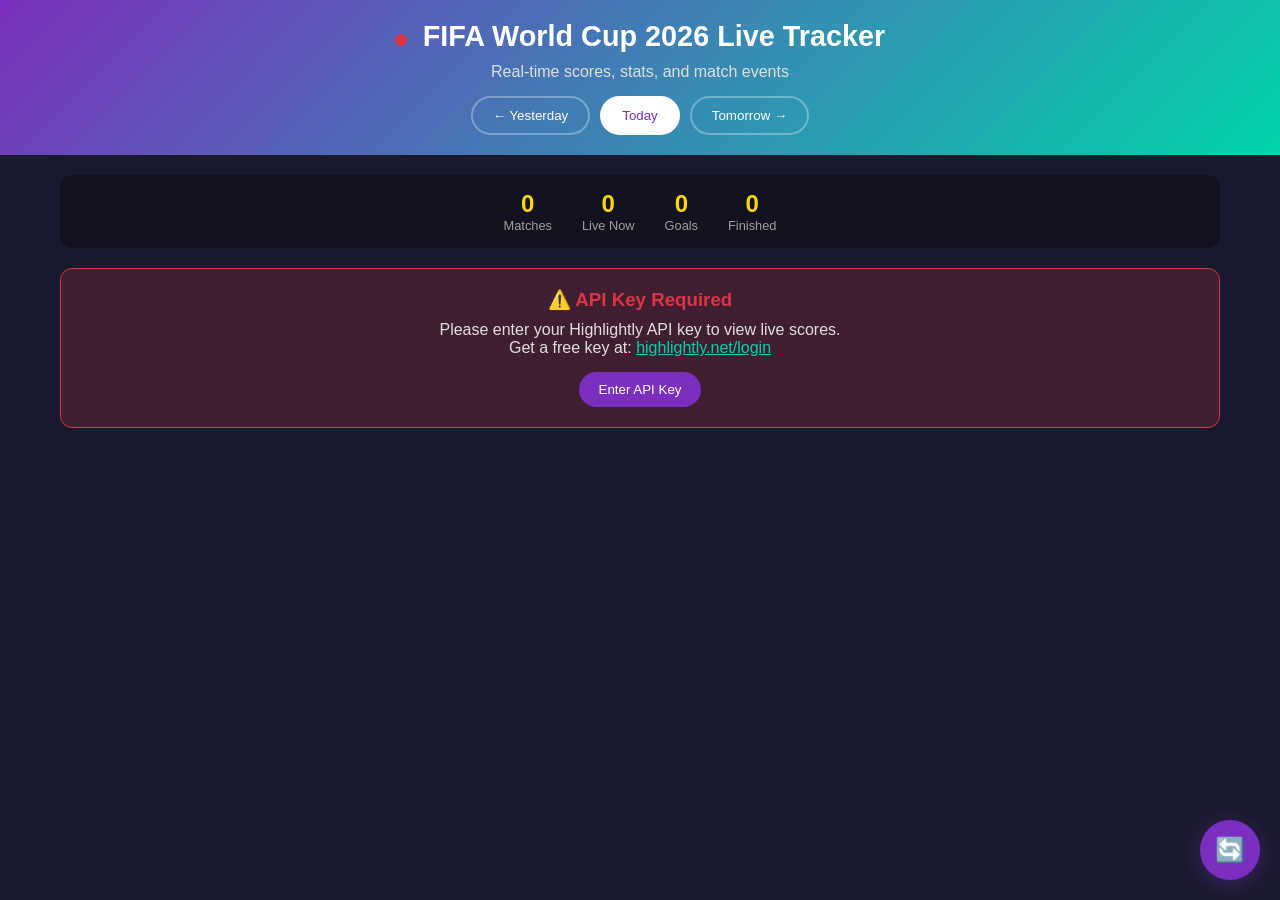
<file: downloads/live-tracker.html>
<!DOCTYPE html>
<html lang="en">
<head>
    <meta charset="UTF-8">
    <meta name="viewport" content="width=device-width, initial-scale=1.0">
    <title>World Cup 2026 Live Tracker | HT World Cup Hub</title>
    <style>
        * { margin: 0; padding: 0; box-sizing: border-box; }
        body { 
            font-family: 'Segoe UI', Tahoma, Geneva, Verdana, sans-serif; 
            background: #1a1a2e; 
            color: #e0e0e0; 
            min-height: 100vh;
        }
        .header { 
            background: linear-gradient(135deg, #7B2FBE, #00D4AA); 
            padding: 20px;
            text-align: center;
            position: sticky;
            top: 0;
            z-index: 100;
        }
        .header h1 { color: white; font-size: 1.8rem; margin-bottom: 10px; }
        .live-indicator {
            display: inline-block;
            width: 12px;
            height: 12px;
            background: #dc3545;
            border-radius: 50%;
            margin-right: 8px;
            animation: pulse 1.5s infinite;
        }
        @keyframes pulse {
            0%, 100% { opacity: 1; transform: scale(1); }
            50% { opacity: 0.5; transform: scale(1.2); }
        }
        .date-selector {
            display: flex;
            justify-content: center;
            gap: 10px;
            margin-top: 15px;
        }
        .date-btn {
            padding: 10px 20px;
            border: 2px solid rgba(255,255,255,0.3);
            border-radius: 25px;
            background: transparent;
            color: white;
            cursor: pointer;
            transition: all 0.3s;
        }
        .date-btn:hover, .date-btn.active {
            background: white;
            color: #7B2FBE;
        }
        .container { max-width: 1200px; margin: 0 auto; padding: 20px; }
        .loading {
            text-align: center;
            padding: 60px 20px;
        }
        .spinner {
            width: 50px;
            height: 50px;
            border: 4px solid rgba(123, 47, 190, 0.2);
            border-top-color: #7B2FBE;
            border-radius: 50%;
            animation: spin 1s linear infinite;
            margin: 0 auto 20px;
        }
        @keyframes spin { to { transform: rotate(360deg); } }
        .error {
            background: rgba(220, 53, 69, 0.2);
            border: 1px solid #dc3545;
            border-radius: 12px;
            padding: 20px;
            text-align: center;
            margin: 20px 0;
        }
        .error h3 { color: #dc3545; margin-bottom: 10px; }
        .matches-grid {
            display: grid;
            gap: 20px;
        }
        .match-card {
            background: #16162a;
            border-radius: 16px;
            overflow: hidden;
            border: 1px solid rgba(255,255,255,0.1);
            transition: transform 0.3s, box-shadow 0.3s;
        }
        .match-card:hover {
            transform: translateY(-5px);
            box-shadow: 0 12px 40px rgba(123, 47, 190, 0.3);
        }
        .match-card.live {
            border-color: #dc3545;
            animation: glow 2s infinite;
        }
        @keyframes glow {
            0%, 100% { box-shadow: 0 0 10px rgba(220, 53, 69, 0.3); }
            50% { box-shadow: 0 0 20px rgba(220, 53, 69, 0.5); }
        }
        .match-header {
            display: flex;
            justify-content: space-between;
            align-items: center;
            padding: 15px 20px;
            background: rgba(255,255,255,0.03);
            border-bottom: 1px solid rgba(255,255,255,0.05);
        }
        .match-league {
            font-size: 0.9rem;
            color: #a0a0a0;
        }
        .match-status {
            padding: 5px 12px;
            border-radius: 20px;
            font-size: 0.8rem;
            font-weight: 600;
        }
        .status-live { background: #dc3545; color: white; }
        .status-finished { background: #28a745; color: white; }
        .status-scheduled { background: #6c757d; color: white; }
        .match-teams {
            display: grid;
            grid-template-columns: 1fr auto 1fr;
            align-items: center;
            padding: 25px 20px;
        }
        .team {
            text-align: center;
        }
        .team-logo {
            width: 60px;
            height: 60px;
            margin: 0 auto 10px;
            object-fit: contain;
        }
        .team-name {
            font-weight: 600;
            font-size: 1.1rem;
        }
        .match-score {
            text-align: center;
            padding: 0 20px;
        }
        .score {
            font-size: 2.5rem;
            font-weight: 800;
            color: #FFD700;
        }
        .match-time {
            font-size: 0.9rem;
            color: #dc3545;
            margin-top: 5px;
        }
        .match-events {
            padding: 15px 20px;
            background: rgba(0,0,0,0.2);
        }
        .event {
            display: flex;
            align-items: center;
            gap: 10px;
            padding: 8px 0;
            border-bottom: 1px solid rgba(255,255,255,0.05);
        }
        .event:last-child { border-bottom: none; }
        .event-icon { font-size: 1.2rem; }
        .event-time { color: #a0a0a0; font-size: 0.85rem; min-width: 40px; }
        .event-desc { flex: 1; }
        .no-matches {
            text-align: center;
            padding: 60px 20px;
            color: #a0a0a0;
        }
        .no-matches h2 { color: #7B2FBE; margin-bottom: 10px; }
        .stats-bar {
            display: flex;
            justify-content: center;
            gap: 30px;
            padding: 15px;
            background: rgba(0,0,0,0.3);
            margin-bottom: 20px;
            border-radius: 12px;
        }
        .stat-item { text-align: center; }
        .stat-value { font-size: 1.5rem; font-weight: 800; color: #FFD700; }
        .stat-label { font-size: 0.8rem; color: #a0a0a0; }
        .refresh-btn {
            position: fixed;
            bottom: 20px;
            right: 20px;
            width: 60px;
            height: 60px;
            border-radius: 50%;
            background: #7B2FBE;
            color: white;
            border: none;
            font-size: 1.5rem;
            cursor: pointer;
            box-shadow: 0 4px 20px rgba(123, 47, 190, 0.4);
            transition: transform 0.3s;
        }
        .refresh-btn:hover { transform: scale(1.1); }
        @media (max-width: 768px) {
            .match-teams { grid-template-columns: 1fr; text-align: center; }
            .match-score { padding: 15px 0; }
            .stats-bar { flex-wrap: wrap; gap: 15px; }
        }
    </style>
</head>
<body>
    <div class="header">
        <h1><span class="live-indicator"></span> FIFA World Cup 2026 Live Tracker</h1>
        <p>Real-time scores, stats, and match events</p>
        <div class="date-selector">
            <button class="date-btn" onclick="changeDate(-1)">← Yesterday</button>
            <button class="date-btn active" onclick="changeDate(0)">Today</button>
            <button class="date-btn" onclick="changeDate(1)">Tomorrow →</button>
        </div>
    </div>

    <div class="container">
        <div class="stats-bar" id="statsBar">
            <div class="stat-item">
                <div class="stat-value" id="totalMatches">0</div>
                <div class="stat-label">Matches</div>
            </div>
            <div class="stat-item">
                <div class="stat-value" id="liveMatches">0</div>
                <div class="stat-label">Live Now</div>
            </div>
            <div class="stat-item">
                <div class="stat-value" id="totalGoals">0</div>
                <div class="stat-label">Goals</div>
            </div>
            <div class="stat-item">
                <div class="stat-value" id="finishedMatches">0</div>
                <div class="stat-label">Finished</div>
            </div>
        </div>

        <div id="content">
            <div class="loading">
                <div class="spinner"></div>
                <p>Loading World Cup matches...</p>
            </div>
        </div>
    </div>

    <button class="refresh-btn" onclick="loadMatches()" title="Refresh">🔄</button>

    <script>
        const API_BASE = "https://soccer.highlightly.net";
        const WORLD_CUP_ID = 1635;
        let currentDate = new Date().toISOString().split("T")[0];
        let apiKey = "";

        // Initialize
        document.addEventListener("DOMContentLoaded", () => {
            loadApiKey();
            loadMatches();
        });

        function loadApiKey() {
            const saved = localStorage.getItem("highlightly_api_key");
            if (saved) {
                apiKey = saved;
            } else {
                // Prompt for API key
                const key = prompt("Enter your Highlightly API Key (get free at highlightly.net/login):");
                if (key) {
                    apiKey = key;
                    localStorage.setItem("highlightly_api_key", key);
                }
            }
        }

        function changeDate(offset) {
            const date = new Date(currentDate);
            date.setDate(date.getDate() + offset);
            currentDate = date.toISOString().split("T")[0];
            
            document.querySelectorAll(".date-btn").forEach((btn, i) => {
                btn.classList.remove("active");
                if (i === 1 && offset === 0) btn.classList.add("active");
                if (i === 0 && offset === -1) btn.classList.add("active");
                if (i === 2 && offset === 1) btn.classList.add("active");
            });
            
            loadMatches();
        }

        async function loadMatches() {
            if (!apiKey) {
                document.getElementById("content").innerHTML = `
                    <div class="error">
                        <h3>⚠️ API Key Required</h3>
                        <p>Please enter your Highlightly API key to view live scores.</p>
                        <p>Get a free key at: <a href="https://highlightly.net/login" target="_blank" style="color: #00D4AA;">highlightly.net/login</a></p>
                        <button onclick="loadApiKey(); loadMatches();" style="margin-top: 15px; padding: 10px 20px; background: #7B2FBE; color: white; border: none; border-radius: 25px; cursor: pointer;">Enter API Key</button>
                    </div>
                `;
                return;
            }

            document.getElementById("content").innerHTML = `
                <div class="loading">
                    <div class="spinner"></div>
                    <p>Loading World Cup matches for ${currentDate}...</p>
                </div>
            `;

            try {
                const response = await fetch(`${API_BASE}/matches?leagueId=${WORLD_CUP_ID}&date=${currentDate}&limit=100`, {
                    headers: { "x-rapidapi-key": apiKey }
                });

                if (!response.ok) {
                    throw new Error(`API Error: ${response.status}`);
                }

                const data = await response.json();
                renderMatches(data.data || []);
            } catch (error) {
                document.getElementById("content").innerHTML = `
                    <div class="error">
                        <h3>❌ Error Loading Matches</h3>
                        <p>${error.message}</p>
                        <p style="margin-top: 10px; color: #a0a0a0;">Check your API key or try again later.</p>
                        <button onclick="loadMatches()" style="margin-top: 15px; padding: 10px 20px; background: #7B2FBE; color: white; border: none; border-radius: 25px; cursor: pointer;">Try Again</button>
                    </div>
                `;
            }
        }

        function renderMatches(matches) {
            const container = document.getElementById("content");
            
            if (matches.length === 0) {
                container.innerHTML = `
                    <div class="no-matches">
                        <h2>📅 No Matches Today</h2>
                        <p>World Cup 2026 runs from June 11 to July 19, 2026</p>
                        <p style="margin-top: 15px;">Check back on match days for live scores!</p>
                    </div>
                `;
                updateStats([]);
                return;
            }

            let html = '<div class="matches-grid">';
            
            matches.forEach(match => {
                const isLive = match.status === "inprogress";
                const isFinished = match.status === "finished";
                const statusClass = isLive ? "status-live" : isFinished ? "status-finished" : "status-scheduled";
                const statusText = isLive ? "LIVE" : isFinished ? "FT" : match.time || "TBD";
                
                html += `
                    <div class="match-card ${isLive ? 'live' : ''}">
                        <div class="match-header">
                            <span class="match-league">${match.league?.name || "FIFA World Cup"}</span>
                            <span class="match-status ${statusClass}">${statusText}</span>
                        </div>
                        <div class="match-teams">
                            <div class="team">
                                <img src="${match.homeTeam?.logo || ''}" alt="${match.homeTeam?.name || 'Home'}" class="team-logo" onerror="this.style.display='none'">
                                <div class="team-name">${match.homeTeam?.name || "TBD"}</div>
                            </div>
                            <div class="match-score">
                                <div class="score">${match.homeScore ?? "-"} - ${match.awayScore ?? "-"}</div>
                                ${isLive ? `<div class="match-time">${match.elapsed || ""}'</div>` : ''}
                            </div>
                            <div class="team">
                                <img src="${match.awayTeam?.logo || ''}" alt="${match.awayTeam?.name || 'Away'}" class="team-logo" onerror="this.style.display='none'">
                                <div class="team-name">${match.awayTeam?.name || "TBD"}</div>
                            </div>
                        </div>
                        ${match.events ? renderEvents(match.events) : ''}
                    </div>
                `;
            });
            
            html += '</div>';
            container.innerHTML = html;
            updateStats(matches);
        }

        function renderEvents(events) {
            if (!events || events.length === 0) return '';
            
            let html = '<div class="match-events">';
            events.forEach(event => {
                let icon = "⚽";
                if (event.type === "yellowcard") icon = "🟨";
                if (event.type === "redcard") icon = "🟥";
                if (event.type === "substitution") icon = "🔄";
                
                html += `
                    <div class="event">
                        <span class="event-icon">${icon}</span>
                        <span class="event-time">${event.time}'</span>
                        <span class="event-desc">${event.player?.name || ''} ${event.team?.name || ''}</span>
                    </div>
                `;
            });
            html += '</div>';
            return html;
        }

        function updateStats(matches) {
            document.getElementById("totalMatches").textContent = matches.length;
            document.getElementById("liveMatches").textContent = matches.filter(m => m.status === "inprogress").length;
            document.getElementById("totalGoals").textContent = matches.reduce((sum, m) => sum + (m.homeScore || 0) + (m.awayScore || 0), 0);
            document.getElementById("finishedMatches").textContent = matches.filter(m => m.status === "finished").length;
        }

        // Auto-refresh every 60 seconds for live matches
        setInterval(() => {
            if (document.querySelector(".match-card.live")) {
                loadMatches();
            }
        }, 60000);
    </script>
</body>
</html>
</file>
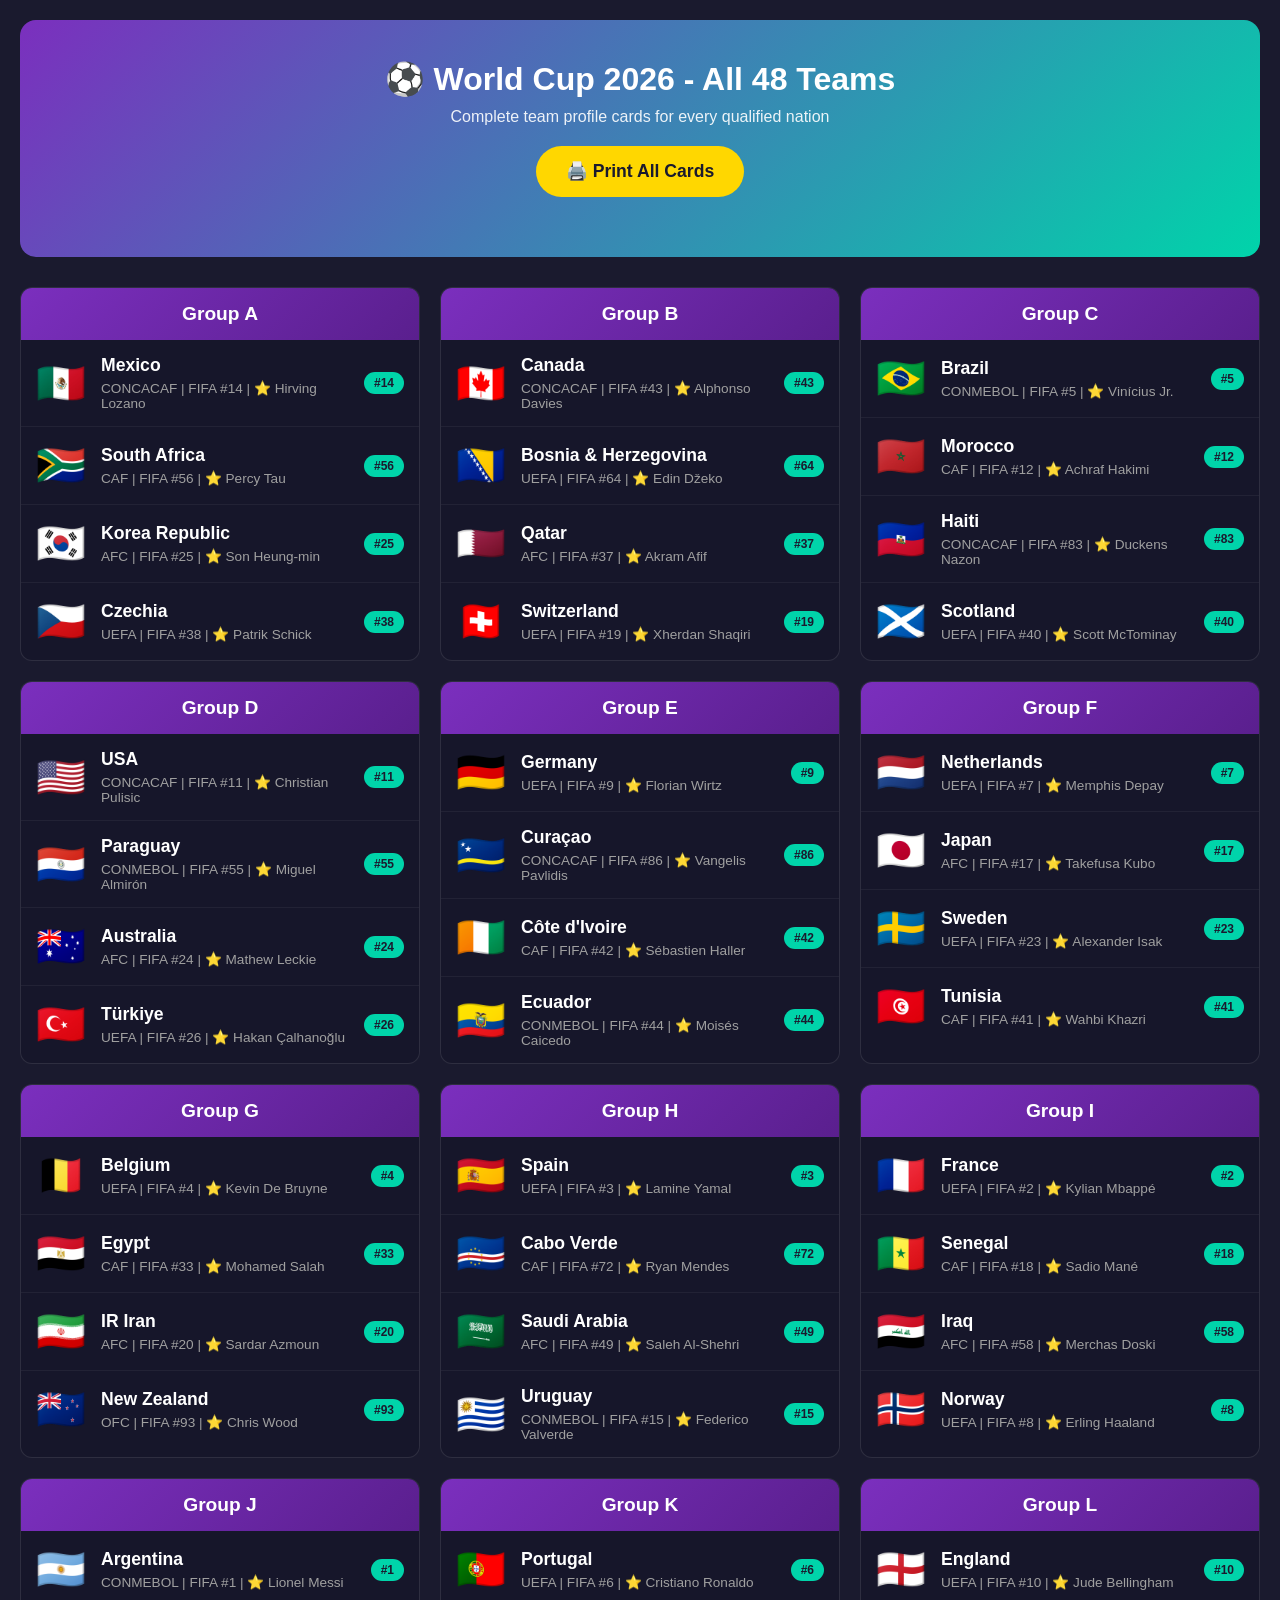
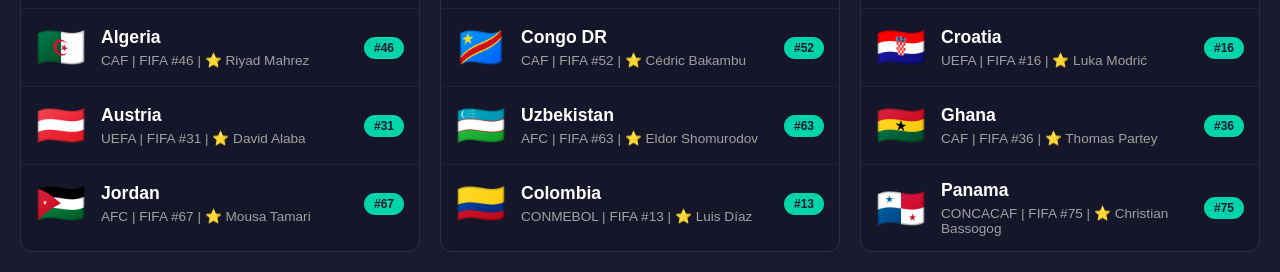
<file: downloads/team-profile-cards.html>
<!DOCTYPE html>
<html lang="en">
<head>
    <meta charset="UTF-8">
    <meta name="viewport" content="width=device-width, initial-scale=1.0">
    <title>World Cup 2026 - All 48 Team Profile Cards | HT World Cup Hub</title>
    <style>
        * { margin: 0; padding: 0; box-sizing: border-box; }
        body { 
            font-family: 'Segoe UI', Tahoma, Geneva, Verdana, sans-serif; 
            background: #1a1a2e; 
            color: #e0e0e0; 
            padding: 20px;
        }
        .header { 
            text-align: center; 
            padding: 40px 20px; 
            background: linear-gradient(135deg, #7B2FBE, #00D4AA); 
            border-radius: 16px; 
            margin-bottom: 30px;
        }
        .header h1 { color: white; font-size: 2rem; margin-bottom: 10px; }
        .header p { color: rgba(255,255,255,0.9); }
        .print-btn {
            display: inline-block;
            background: #FFD700;
            color: #1a1a2e;
            padding: 15px 30px;
            border: none;
            border-radius: 50px;
            font-size: 1.1rem;
            font-weight: 700;
            cursor: pointer;
            margin: 20px 0;
            transition: transform 0.3s;
        }
        .print-btn:hover { transform: scale(1.05); }
        .groups-grid {
            display: grid;
            grid-template-columns: repeat(auto-fit, minmax(300px, 1fr));
            gap: 20px;
            max-width: 1400px;
            margin: 0 auto;
        }
        .group-card {
            background: #16162a;
            border-radius: 12px;
            overflow: hidden;
            border: 1px solid rgba(255,255,255,0.1);
        }
        .group-header {
            background: linear-gradient(135deg, #7B2FBE, #5A1F8E);
            padding: 15px;
            text-align: center;
            font-weight: 700;
            font-size: 1.2rem;
            color: white;
        }
        .team-row {
            display: flex;
            align-items: center;
            padding: 15px;
            border-bottom: 1px solid rgba(255,255,255,0.05);
            transition: background 0.3s;
        }
        .team-row:hover { background: rgba(123, 47, 190, 0.1); }
        .team-row:last-child { border-bottom: none; }
        .team-flag { font-size: 2.5rem; margin-right: 15px; }
        .team-info { flex: 1; }
        .team-name { font-weight: 600; font-size: 1.1rem; color: white; }
        .team-meta { color: #a0a0a0; font-size: 0.85rem; margin-top: 4px; }
        .team-badge {
            background: #00D4AA;
            color: #1a1a2e;
            padding: 4px 10px;
            border-radius: 20px;
            font-size: 0.75rem;
            font-weight: 600;
        }
        @media print {
            body { background: white; color: black; }
            .print-btn { display: none; }
            .group-card { break-inside: avoid; border: 1px solid #ccc; }
            .group-header { background: #7B2FBE !important; -webkit-print-color-adjust: exact; }
            .team-row:hover { background: none; }
        }
        @media (max-width: 768px) {
            .header h1 { font-size: 1.5rem; }
            .groups-grid { grid-template-columns: 1fr; }
        }
    </style>
</head>
<body>
    <div class="header">
        <h1>⚽ World Cup 2026 - All 48 Teams</h1>
        <p>Complete team profile cards for every qualified nation</p>
        <button class="print-btn" onclick="window.print()">🖨️ Print All Cards</button>
    </div>

    <div class="groups-grid" id="groupsGrid"></div>

    <script>
        const groups = {
            "A": [
                { name: "Mexico", flag: "🇲🇽", conf: "CONCACAF", star: "Hirving Lozano", fifa: 14 },
                { name: "South Africa", flag: "🇿🇦", conf: "CAF", star: "Percy Tau", fifa: 56 },
                { name: "Korea Republic", flag: "🇰🇷", conf: "AFC", star: "Son Heung-min", fifa: 25 },
                { name: "Czechia", flag: "🇨🇿", conf: "UEFA", star: " Patrik Schick", fifa: 38 }
            ],
            "B": [
                { name: "Canada", flag: "🇨🇦", conf: "CONCACAF", star: "Alphonso Davies", fifa: 43 },
                { name: "Bosnia & Herzegovina", flag: "🇧🇦", conf: "UEFA", star: "Edin Džeko", fifa: 64 },
                { name: "Qatar", flag: "🇶🇦", conf: "AFC", star: "Akram Afif", fifa: 37 },
                { name: "Switzerland", flag: "🇨🇭", conf: "UEFA", star: "Xherdan Shaqiri", fifa: 19 }
            ],
            "C": [
                { name: "Brazil", flag: "🇧🇷", conf: "CONMEBOL", star: "Vinícius Jr.", fifa: 5 },
                { name: "Morocco", flag: "🇲🇦", conf: "CAF", star: "Achraf Hakimi", fifa: 12 },
                { name: "Haiti", flag: "🇭🇹", conf: "CONCACAF", star: "Duckens Nazon", fifa: 83 },
                { name: "Scotland", flag: "🏴󠁧󠁢󠁳󠁣󠁴󠁿", conf: "UEFA", star: "Scott McTominay", fifa: 40 }
            ],
            "D": [
                { name: "USA", flag: "🇺🇸", conf: "CONCACAF", star: "Christian Pulisic", fifa: 11 },
                { name: "Paraguay", flag: "🇵🇾", conf: "CONMEBOL", star: "Miguel Almirón", fifa: 55 },
                { name: "Australia", flag: "🇦🇺", conf: "AFC", star: "Mathew Leckie", fifa: 24 },
                { name: "Türkiye", flag: "🇹🇷", conf: "UEFA", star: "Hakan Çalhanoğlu", fifa: 26 }
            ],
            "E": [
                { name: "Germany", flag: "🇩🇪", conf: "UEFA", star: "Florian Wirtz", fifa: 9 },
                { name: "Curaçao", flag: "🇨🇼", conf: "CONCACAF", star: "Vangelis Pavlidis", fifa: 86 },
                { name: "Côte d'Ivoire", flag: "🇨🇮", conf: "CAF", star: "Sébastien Haller", fifa: 42 },
                { name: "Ecuador", flag: "🇪🇨", conf: "CONMEBOL", star: "Moisés Caicedo", fifa: 44 }
            ],
            "F": [
                { name: "Netherlands", flag: "🇳🇱", conf: "UEFA", star: "Memphis Depay", fifa: 7 },
                { name: "Japan", flag: "🇯🇵", conf: "AFC", star: "Takefusa Kubo", fifa: 17 },
                { name: "Sweden", flag: "🇸🇪", conf: "UEFA", star: "Alexander Isak", fifa: 23 },
                { name: "Tunisia", flag: "🇹🇳", conf: "CAF", star: "Wahbi Khazri", fifa: 41 }
            ],
            "G": [
                { name: "Belgium", flag: "🇧🇪", conf: "UEFA", star: "Kevin De Bruyne", fifa: 4 },
                { name: "Egypt", flag: "🇪🇬", conf: "CAF", star: "Mohamed Salah", fifa: 33 },
                { name: "IR Iran", flag: "🇮🇷", conf: "AFC", star: "Sardar Azmoun", fifa: 20 },
                { name: "New Zealand", flag: "🇳🇿", conf: "OFC", star: "Chris Wood", fifa: 93 }
            ],
            "H": [
                { name: "Spain", flag: "🇪🇸", conf: "UEFA", star: "Lamine Yamal", fifa: 3 },
                { name: "Cabo Verde", flag: "🇨🇻", conf: "CAF", star: "Ryan Mendes", fifa: 72 },
                { name: "Saudi Arabia", flag: "🇸🇦", conf: "AFC", star: "Saleh Al-Shehri", fifa: 49 },
                { name: "Uruguay", flag: "🇺🇾", conf: "CONMEBOL", star: "Federico Valverde", fifa: 15 }
            ],
            "I": [
                { name: "France", flag: "🇫🇷", conf: "UEFA", star: "Kylian Mbappé", fifa: 2 },
                { name: "Senegal", flag: "🇸🇳", conf: "CAF", star: "Sadio Mané", fifa: 18 },
                { name: "Iraq", flag: "🇮🇶", conf: "AFC", star: "Merchas Doski", fifa: 58 },
                { name: "Norway", flag: "🇳🇴", conf: "UEFA", star: "Erling Haaland", fifa: 8 }
            ],
            "J": [
                { name: "Argentina", flag: "🇦🇷", conf: "CONMEBOL", star: "Lionel Messi", fifa: 1 },
                { name: "Algeria", flag: "🇩🇿", conf: "CAF", star: "Riyad Mahrez", fifa: 46 },
                { name: "Austria", flag: "🇦🇹", conf: "UEFA", star: "David Alaba", fifa: 31 },
                { name: "Jordan", flag: "🇯🇴", conf: "AFC", star: "Mousa Tamari", fifa: 67 }
            ],
            "K": [
                { name: "Portugal", flag: "🇵🇹", conf: "UEFA", star: "Cristiano Ronaldo", fifa: 6 },
                { name: "Congo DR", flag: "🇨🇩", conf: "CAF", star: "Cédric Bakambu", fifa: 52 },
                { name: "Uzbekistan", flag: "🇺🇿", conf: "AFC", star: "Eldor Shomurodov", fifa: 63 },
                { name: "Colombia", flag: "🇨🇴", conf: "CONMEBOL", star: "Luis Díaz", fifa: 13 }
            ],
            "L": [
                { name: "England", flag: "🏴󠁧󠁢󠁥󠁮󠁧󠁿", conf: "UEFA", star: "Jude Bellingham", fifa: 10 },
                { name: "Croatia", flag: "🇭🇷", conf: "UEFA", star: "Luka Modrić", fifa: 16 },
                { name: "Ghana", flag: "🇬🇭", conf: "CAF", star: "Thomas Partey", fifa: 36 },
                { name: "Panama", flag: "🇵🇦", conf: "CONCACAF", star: "Christian Bassogog", fifa: 75 }
            ]
        };

        function renderGroups() {
            const grid = document.getElementById('groupsGrid');
            
            for (const [groupName, teams] of Object.entries(groups)) {
                const groupCard = document.createElement('div');
                groupCard.className = 'group-card';
                
                let teamsHTML = teams.map(team => `
                    <div class="team-row">
                        <span class="team-flag">${team.flag}</span>
                        <div class="team-info">
                            <div class="team-name">${team.name}</div>
                            <div class="team-meta">${team.conf} | FIFA #${team.fifa} | ⭐ ${team.star}</div>
                        </div>
                        <span class="team-badge">#${team.fifa}</span>
                    </div>
                `).join('');
                
                groupCard.innerHTML = `
                    <div class="group-header">Group ${groupName}</div>
                    ${teamsHTML}
                `;
                
                grid.appendChild(groupCard);
            }
        }
        
        renderGroups();
    </script>
</body>
</html>
</file>
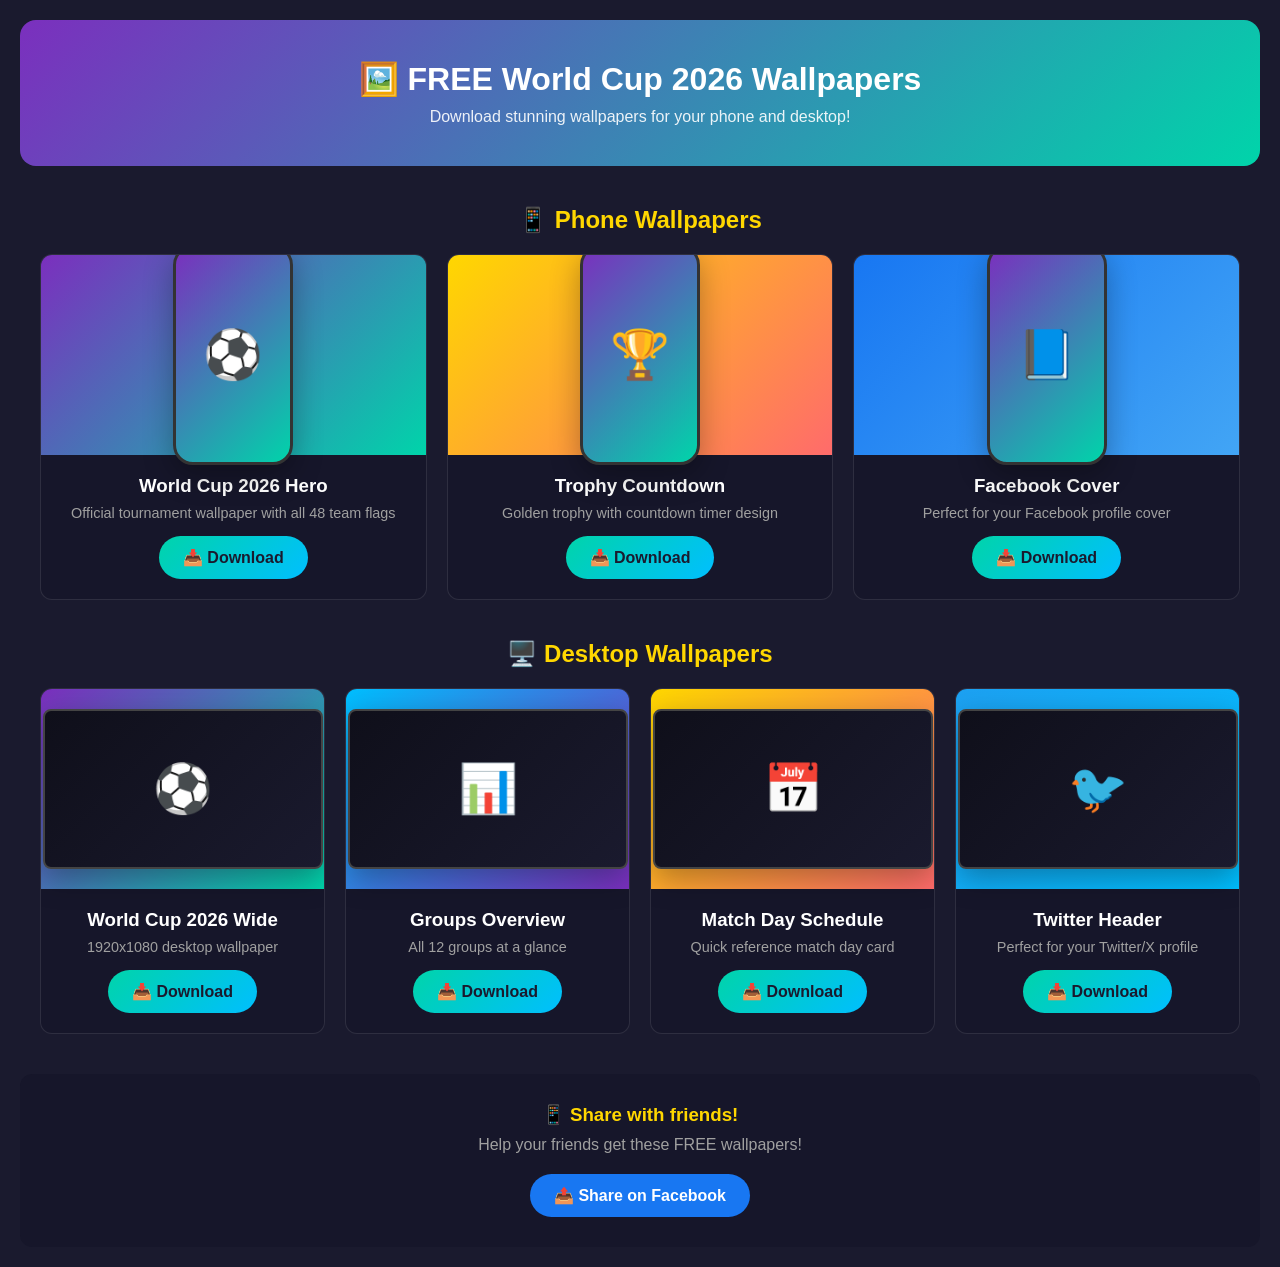
<file: downloads/wallpapers.html>
<!DOCTYPE html>
<html lang="en">
<head>
    <meta charset="UTF-8">
    <meta name="viewport" content="width=device-width, initial-scale=1.0">
    <title>World Cup 2026 FREE Wallpapers | HT World Cup Hub</title>
    <style>
        * { margin: 0; padding: 0; box-sizing: border-box; }
        body { 
            font-family: 'Segoe UI', Tahoma, Geneva, Verdana, sans-serif; 
            background: #1a1a2e; 
            color: #e0e0e0; 
            padding: 20px;
        }
        .header { 
            text-align: center; 
            padding: 40px 20px; 
            background: linear-gradient(135deg, #7B2FBE, #00D4AA); 
            border-radius: 16px; 
            margin-bottom: 30px;
        }
        .header h1 { color: white; font-size: 2rem; margin-bottom: 10px; }
        .header p { color: rgba(255,255,255,0.9); }
        .section-title {
            font-size: 1.5rem;
            color: #FFD700;
            text-align: center;
            margin: 40px 0 20px;
        }
        .wallpapers-grid {
            display: grid;
            grid-template-columns: repeat(auto-fit, minmax(280px, 1fr));
            gap: 20px;
            max-width: 1200px;
            margin: 0 auto;
        }
        .wallpaper-card {
            background: #16162a;
            border-radius: 12px;
            overflow: hidden;
            border: 1px solid rgba(255,255,255,0.1);
            transition: transform 0.3s, box-shadow 0.3s;
        }
        .wallpaper-card:hover {
            transform: translateY(-8px);
            box-shadow: 0 12px 40px rgba(123, 47, 190, 0.3);
        }
        .wallpaper-preview {
            height: 200px;
            display: flex;
            align-items: center;
            justify-content: center;
            font-size: 4rem;
            position: relative;
        }
        .wallpaper-info {
            padding: 20px;
            text-align: center;
        }
        .wallpaper-info h3 { color: white; margin-bottom: 8px; }
        .wallpaper-info p { color: #a0a0a0; font-size: 0.9rem; margin-bottom: 15px; }
        .download-btn {
            display: inline-block;
            background: linear-gradient(135deg, #00D4AA, #00BFFF);
            color: #1a1a2e;
            padding: 12px 24px;
            border-radius: 50px;
            text-decoration: none;
            font-weight: 700;
            transition: transform 0.3s;
        }
        .download-btn:hover { transform: scale(1.05); }
        .phone-frame {
            width: 120px;
            height: 220px;
            background: linear-gradient(135deg, #7B2FBE, #00D4AA);
            border-radius: 20px;
            border: 3px solid #333;
            display: flex;
            align-items: center;
            justify-content: center;
            font-size: 3rem;
            box-shadow: 0 10px 30px rgba(0,0,0,0.3);
        }
        .desktop-frame {
            width: 280px;
            height: 160px;
            background: linear-gradient(135deg, #0f0f1a, #1a1a2e);
            border-radius: 8px;
            border: 2px solid #444;
            display: flex;
            align-items: center;
            justify-content: center;
            font-size: 3rem;
            box-shadow: 0 10px 30px rgba(0,0,0,0.3);
        }
        @media (max-width: 768px) {
            .header h1 { font-size: 1.5rem; }
            .wallpapers-grid { grid-template-columns: 1fr; }
        }
    </style>
</head>
<body>
    <div class="header">
        <h1>🖼️ FREE World Cup 2026 Wallpapers</h1>
        <p>Download stunning wallpapers for your phone and desktop!</p>
    </div>

    <h2 class="section-title">📱 Phone Wallpapers</h2>
    <div class="wallpapers-grid">
        <div class="wallpaper-card">
            <div class="wallpaper-preview" style="background: linear-gradient(135deg, #7B2FBE, #00D4AA);">
                <div class="phone-frame">⚽</div>
            </div>
            <div class="wallpaper-info">
                <h3>World Cup 2026 Hero</h3>
                <p>Official tournament wallpaper with all 48 team flags</p>
                <a href="../images/hero-banner.png" download class="download-btn">📥 Download</a>
            </div>
        </div>
        <div class="wallpaper-card">
            <div class="wallpaper-preview" style="background: linear-gradient(135deg, #FFD700, #FF6B6B);">
                <div class="phone-frame">🏆</div>
            </div>
            <div class="wallpaper-info">
                <h3>Trophy Countdown</h3>
                <p>Golden trophy with countdown timer design</p>
                <a href="../images/countdown-card.png" download class="download-btn">📥 Download</a>
            </div>
        </div>
        <div class="wallpaper-card">
            <div class="wallpaper-preview" style="background: linear-gradient(135deg, #1877F2, #42A5F5);">
                <div class="phone-frame">📘</div>
            </div>
            <div class="wallpaper-info">
                <h3>Facebook Cover</h3>
                <p>Perfect for your Facebook profile cover</p>
                <a href="../images/facebook-cover.png" download class="download-btn">📥 Download</a>
            </div>
        </div>
    </div>

    <h2 class="section-title">🖥️ Desktop Wallpapers</h2>
    <div class="wallpapers-grid">
        <div class="wallpaper-card">
            <div class="wallpaper-preview" style="background: linear-gradient(135deg, #7B2FBE, #00D4AA);">
                <div class="desktop-frame">⚽</div>
            </div>
            <div class="wallpaper-info">
                <h3>World Cup 2026 Wide</h3>
                <p>1920x1080 desktop wallpaper</p>
                <a href="../images/hero-banner.png" download class="download-btn">📥 Download</a>
            </div>
        </div>
        <div class="wallpaper-card">
            <div class="wallpaper-preview" style="background: linear-gradient(135deg, #00BFFF, #7B2FBE);">
                <div class="desktop-frame">📊</div>
            </div>
            <div class="wallpaper-info">
                <h3>Groups Overview</h3>
                <p>All 12 groups at a glance</p>
                <a href="../images/groups-overview.png" download class="download-btn">📥 Download</a>
            </div>
        </div>
        <div class="wallpaper-card">
            <div class="wallpaper-preview" style="background: linear-gradient(135deg, #FFD700, #FF6B6B);">
                <div class="desktop-frame">📅</div>
            </div>
            <div class="wallpaper-info">
                <h3>Match Day Schedule</h3>
                <p>Quick reference match day card</p>
                <a href="../images/matchday-card.png" download class="download-btn">📥 Download</a>
            </div>
        </div>
        <div class="wallpaper-card">
            <div class="wallpaper-preview" style="background: linear-gradient(135deg, #1DA1F2, #00BFFF);">
                <div class="desktop-frame">🐦</div>
            </div>
            <div class="wallpaper-info">
                <h3>Twitter Header</h3>
                <p>Perfect for your Twitter/X profile</p>
                <a href="../images/twitter-header.png" download class="download-btn">📥 Download</a>
            </div>
        </div>
    </div>

    <div style="text-align: center; margin-top: 40px; padding: 30px; background: #16162a; border-radius: 12px;">
        <h3 style="color: #FFD700; margin-bottom: 10px;">📱 Share with friends!</h3>
        <p style="color: #a0a0a0; margin-bottom: 20px;">Help your friends get these FREE wallpapers!</p>
        <a href="https://www.facebook.com/sharer/sharer.php?u=https://fattoboy30-boop.github.io/ht-worldcup-hub-2026/" 
           target="_blank" 
           class="download-btn"
           style="background: #1877F2; color: white;">
           📤 Share on Facebook
        </a>
    </div>
</body>
</html>
</file>
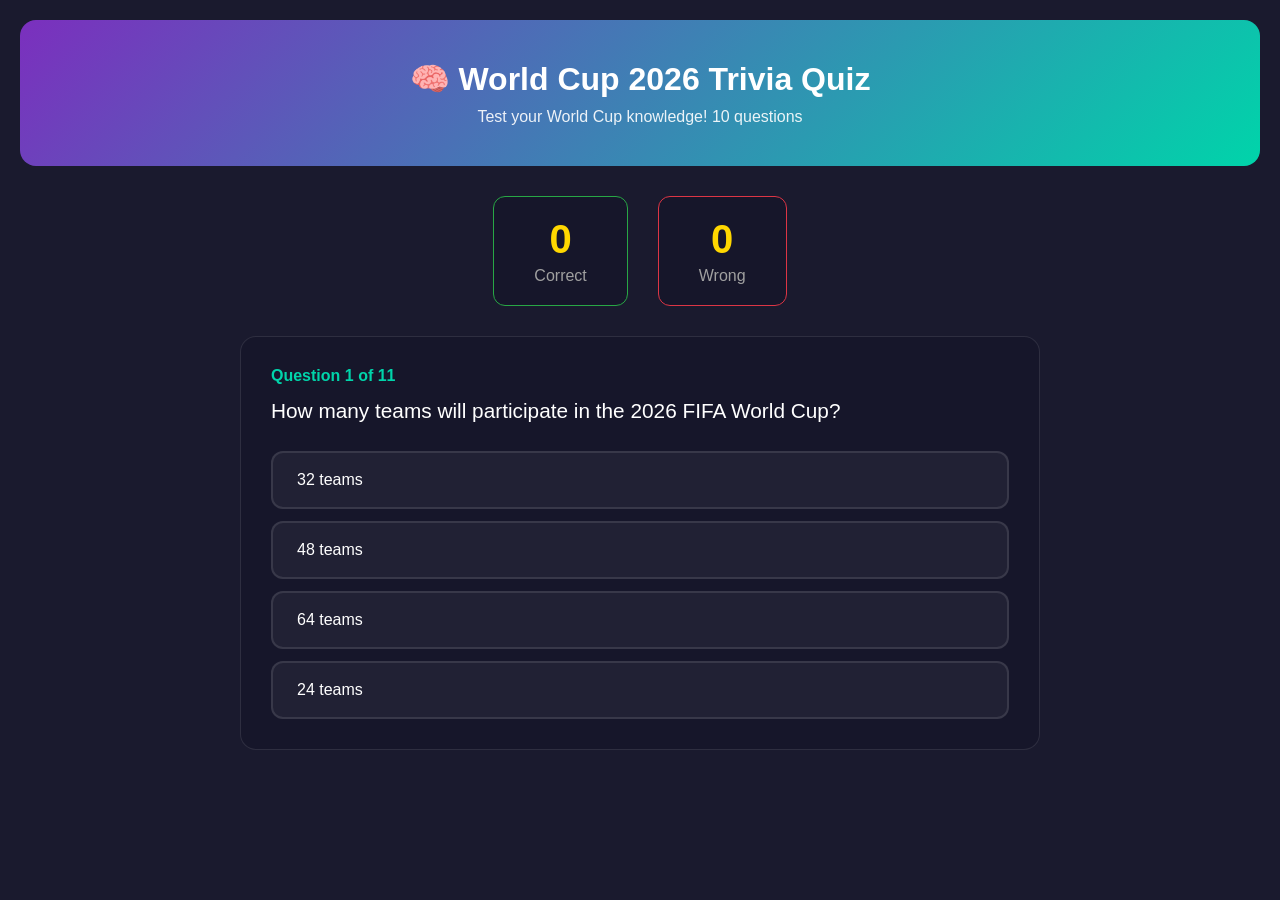
<file: downloads/world-cup-trivia.html>
<!DOCTYPE html>
<html lang="en">
<head>
    <meta charset="UTF-8">
    <meta name="viewport" content="width=device-width, initial-scale=1.0">
    <title>World Cup 2026 Trivia Quiz | HT World Cup Hub</title>
    <style>
        * { margin: 0; padding: 0; box-sizing: border-box; }
        body { 
            font-family: 'Segoe UI', Tahoma, Geneva, Verdana, sans-serif; 
            background: #1a1a2e; 
            color: #e0e0e0; 
            padding: 20px;
            min-height: 100vh;
        }
        .header { 
            text-align: center; 
            padding: 40px 20px; 
            background: linear-gradient(135deg, #7B2FBE, #00D4AA); 
            border-radius: 16px; 
            margin-bottom: 30px;
        }
        .header h1 { color: white; font-size: 2rem; margin-bottom: 10px; }
        .header p { color: rgba(255,255,255,0.9); }
        .quiz-container { max-width: 800px; margin: 0 auto; }
        .score-board {
            display: flex;
            justify-content: center;
            gap: 30px;
            margin-bottom: 30px;
        }
        .score-item {
            background: #16162a;
            padding: 20px 40px;
            border-radius: 12px;
            text-align: center;
            border: 1px solid rgba(255,255,255,0.1);
        }
        .score-item.correct { border-color: #28a745; }
        .score-item.wrong { border-color: #dc3545; }
        .score-value { font-size: 2.5rem; font-weight: 800; color: #FFD700; }
        .score-label { color: #a0a0a0; margin-top: 5px; }
        .question-card {
            background: #16162a;
            border-radius: 16px;
            padding: 30px;
            margin-bottom: 20px;
            border: 1px solid rgba(255,255,255,0.1);
        }
        .question-number { color: #00D4AA; font-weight: 600; margin-bottom: 10px; }
        .question-text { font-size: 1.3rem; color: white; margin-bottom: 25px; line-height: 1.5; }
        .options { display: grid; gap: 12px; }
        .option-btn {
            padding: 18px 24px;
            background: rgba(255,255,255,0.05);
            border: 2px solid rgba(255,255,255,0.1);
            border-radius: 12px;
            color: white;
            font-size: 1rem;
            cursor: pointer;
            transition: all 0.3s;
            text-align: left;
        }
        .option-btn:hover:not(:disabled) {
            border-color: #7B2FBE;
            background: rgba(123, 47, 190, 0.2);
            transform: translateX(5px);
        }
        .option-btn.correct { border-color: #28a745; background: rgba(40, 167, 69, 0.2); }
        .option-btn.wrong { border-color: #dc3545; background: rgba(220, 53, 69, 0.2); }
        .option-btn:disabled { cursor: not-allowed; opacity: 0.7; }
        .feedback {
            margin-top: 20px;
            padding: 15px;
            border-radius: 10px;
            display: none;
        }
        .feedback.show { display: block; }
        .feedback.correct { background: rgba(40, 167, 69, 0.2); border: 1px solid #28a745; }
        .feedback.wrong { background: rgba(220, 53, 69, 0.2); border: 1px solid #dc3545; }
        .next-btn {
            display: none;
            margin-top: 20px;
            padding: 15px 30px;
            background: linear-gradient(135deg, #7B2FBE, #00D4AA);
            color: white;
            border: none;
            border-radius: 50px;
            font-size: 1.1rem;
            font-weight: 700;
            cursor: pointer;
            transition: transform 0.3s;
        }
        .next-btn:hover { transform: scale(1.05); }
        .next-btn.show { display: inline-block; }
        .results {
            display: none;
            text-align: center;
            padding: 40px;
            background: #16162a;
            border-radius: 16px;
            border: 1px solid rgba(255,255,255,0.1);
        }
        .results.show { display: block; }
        .results h2 { color: #FFD700; font-size: 2rem; margin-bottom: 20px; }
        .results .final-score { font-size: 4rem; font-weight: 800; color: #00D4AA; }
        .results .message { color: #a0a0a0; margin: 20px 0; font-size: 1.1rem; }
        .share-btn {
            display: inline-block;
            padding: 15px 30px;
            background: #1877F2;
            color: white;
            border-radius: 50px;
            text-decoration: none;
            font-weight: 700;
            margin-top: 20px;
            transition: transform 0.3s;
        }
        .share-btn:hover { transform: scale(1.05); }
        .restart-btn {
            display: inline-block;
            padding: 15px 30px;
            background: #00D4AA;
            color: #1a1a2e;
            border-radius: 50px;
            font-weight: 700;
            margin-top: 20px;
            margin-left: 10px;
            cursor: pointer;
            border: none;
            transition: transform 0.3s;
        }
        .restart-btn:hover { transform: scale(1.05); }
    </style>
</head>
<body>
    <div class="header">
        <h1>🧠 World Cup 2026 Trivia Quiz</h1>
        <p>Test your World Cup knowledge! 10 questions</p>
    </div>

    <div class="quiz-container">
        <div class="score-board">
            <div class="score-item correct">
                <div class="score-value" id="correctScore">0</div>
                <div class="score-label">Correct</div>
            </div>
            <div class="score-item wrong">
                <div class="score-value" id="wrongScore">0</div>
                <div class="score-label">Wrong</div>
            </div>
        </div>

        <div id="quizContent"></div>
        <div class="results" id="results">
            <h2>🏆 Quiz Complete!</h2>
            <div class="final-score" id="finalScore">0/10</div>
            <div class="message" id="resultMessage"></div>
            <a href="https://www.facebook.com/sharer/sharer.php?u=https://fattoboy30-boop.github.io/ht-worldcup-hub-2026/&quote=I+scored+0/10+on+the+World+Cup+Trivia+Quiz!+Can+you+beat+me?+⚽" 
               target="_blank" 
               class="share-btn"
               id="shareBtn">
               📤 Share Score on Facebook
            </a>
            <button class="restart-btn" onclick="restartQuiz()">🔄 Play Again</button>
        </div>
    </div>

    <script>
        const questions = [
            { question: "How many teams will participate in the 2026 FIFA World Cup?", options: ["32 teams", "48 teams", "64 teams", "24 teams"], correct: 1, explanation: "The 2026 World Cup will feature 48 teams, the largest ever!" },
            { question: "Which three countries will host the 2026 FIFA World Cup?", options: ["USA, Mexico, Canada", "USA, Brazil, Argentina", "USA, Spain, Portugal", "USA, Japan, Korea"], correct: 0, explanation: "The 2026 World Cup will be hosted by USA, Mexico, and Canada." },
            { question: "How many matches will be played in the 2026 World Cup?", options: ["64 matches", "80 matches", "104 matches", "128 matches"], correct: 2, explanation: "A record 104 matches will be played across 16 cities." },
            { question: "Which stadium will host the opening match?", options: ["MetLife Stadium", "Estadio Azteca", "SoFi Stadium", "AT&T Stadium"], correct: 1, explanation: "The historic Estadio Azteca in Mexico City will host the opening match!" },
            { question: "How many groups are there in the 2026 World Cup?", options: ["8 groups", "10 groups", "12 groups", "16 groups"], correct: 2, explanation: "There are 12 groups (A-L) with 4 teams each." },
            { question: "Who is the current FIFA World Cup champion (2022)?", options: ["Brazil", "France", "Argentina", "Germany"], correct: 2, explanation: "Argentina won the 2022 World Cup in Qatar, led by Lionel Messi." },
            { question: "Which team has won the most World Cup titles?", options: ["Germany", "Italy", "Brazil", "Argentina"], correct: 2, explanation: "Brazil has won 5 World Cup titles, more than any other nation." },
            { question: "When does the 2026 World Cup start?", options: ["June 11, 2026", "June 15, 2026", "July 1, 2026", "May 20, 2026"], correct: 0, explanation: "The tournament kicks off on June 11, 2026!" },
            { question: "How many host cities will there be in the 2026 World Cup?", options: ["12 cities", "14 cities", "16 cities", "20 cities"], correct: 2, explanation: "16 cities across USA, Mexico, and Canada will host matches." },
            { question: "Which stadium will host the World Cup final?", options: ["SoFi Stadium", "MetLife Stadium", "AT&T Stadium", "Estadio Azteca"], correct: 1, explanation: "MetLife Stadium in New Jersey will host the final on July 19, 2026!" },
            { question: "Who is the top scorer in World Cup history?", options: ["Lionel Messi", "Miroslav Klose", "Ronaldo", "Gerd Muller"], correct: 1, explanation: "Miroslav Klose holds the record with 16 World Cup goals!" }
        ];

        let currentQuestion = 0;
        let correctAnswers = 0;
        let wrongAnswers = 0;

        function renderQuestion() {
            const q = questions[currentQuestion];
            const container = document.getElementById('quizContent');
            container.innerHTML = `
                <div class="question-card">
                    <div class="question-number">Question ${currentQuestion + 1} of ${questions.length}</div>
                    <div class="question-text">${q.question}</div>
                    <div class="options">
                        ${q.options.map((opt, i) => `<button class="option-btn" onclick="checkAnswer(${i})">${opt}</button>`).join('')}
                    </div>
                    <div class="feedback" id="feedback"></div>
                    <button class="next-btn" id="nextBtn" onclick="nextQuestion()">
                        ${currentQuestion < questions.length - 1 ? 'Next Question →' : 'See Results 🏆'}
                    </button>
                </div>
            `;
        }

        function checkAnswer(selected) {
            const q = questions[currentQuestion];
            const buttons = document.querySelectorAll('.option-btn');
            const feedback = document.getElementById('feedback');
            buttons.forEach((btn, i) => {
                btn.disabled = true;
                if (i === q.correct) btn.classList.add('correct');
                if (i === selected && i !== q.correct) btn.classList.add('wrong');
            });
            if (selected === q.correct) {
                correctAnswers++;
                feedback.className = 'feedback show correct';
                feedback.innerHTML = `✅ Correct! ${q.explanation}`;
            } else {
                wrongAnswers++;
                feedback.className = 'feedback show wrong';
                feedback.innerHTML = `❌ Wrong! ${q.explanation}`;
            }
            document.getElementById('correctScore').textContent = correctAnswers;
            document.getElementById('wrongScore').textContent = wrongAnswers;
            document.getElementById('nextBtn').classList.add('show');
        }

        function nextQuestion() {
            currentQuestion++;
            if (currentQuestion < questions.length) { renderQuestion(); }
            else { showResults(); }
        }

        function showResults() {
            document.getElementById('quizContent').innerHTML = '';
            const results = document.getElementById('results');
            results.classList.add('show');
            const finalScore = `${correctAnswers}/${questions.length}`;
            document.getElementById('finalScore').textContent = finalScore;
            let message = '';
            if (correctAnswers === 10) message = '🏆 Perfect! You are a true World Cup expert!';
            else if (correctAnswers >= 8) message = '⚽ Amazing! You know your World Cup facts!';
            else if (correctAnswers >= 6) message = '👍 Good job! You know a lot about football!';
            else if (correctAnswers >= 4) message = '📚 Not bad! Keep learning about the World Cup!';
            else message = '🤔 Time to study up before the World Cup!';
            document.getElementById('resultMessage').textContent = message;
            const shareBtn = document.getElementById('shareBtn');
            shareBtn.href = `https://www.facebook.com/sharer/sharer.php?u=https://fattoboy30-boop.github.io/ht-worldcup-hub-2026/&quote=I+scored+${correctAnswers}/10+on+the+World+Cup+Trivia+Quiz!+Can+you+beat+me?+⚽`;
        }

        function restartQuiz() {
            currentQuestion = 0;
            correctAnswers = 0;
            wrongAnswers = 0;
            document.getElementById('correctScore').textContent = '0';
            document.getElementById('wrongScore').textContent = '0';
            document.getElementById('results').classList.remove('show');
            renderQuestion();
        }

        renderQuestion();
    </script>
</body>
</html>
</file>
<file: css/style.css>
/* HT World Cup Hub - FIFA World Cup 2026 Theme */
/* Inspired by official FIFA World Cup 2026 branding */

:root {
    /* FIFA World Cup 2026 Official Colors */
    --primary: #C8102E;
    --primary-dark: #9B0C23;
    --primary-glow: rgba(200, 16, 46, 0.4);
    --secondary: #00A651;
    --secondary-glow: rgba(0, 166, 81, 0.4);
    --accent: #0068B5;
    --gold: #B8860B;
    --gold-light: #DAA520;
    --gold-glow: rgba(218, 165, 32, 0.3);
    
    /* Backgrounds - Dark Stadium Feel */
    --dark: #0A0A0F;
    --darker: #050508;
    --darkest: #000000;
    
    /* Text */
    --white: #FFFFFF;
    --text: #E8E8E8;
    --text-muted: #999999;
    
    /* FIFA Host Country Colors */
    --canada-red: #FF0000;
    --mexico-green: #006847;
    --usa-blue: #002868;
    
    /* Functional */
    --success: #00A651;
    --danger: #C8102E;
    --warning: #DAA520;
    
    /* Spacing */
    --space-xs: 4px;
    --space-sm: 8px;
    --space-md: 16px;
    --space-lg: 24px;
    --space-xl: 32px;
    --space-2xl: 48px;
    --space-3xl: 64px;
    
    /* Border Radius */
    --radius-sm: 4px;
    --radius-md: 8px;
    --radius-lg: 12px;
    --radius-xl: 16px;
    --radius-pill: 50px;
    
    /* Transitions */
    --transition-fast: 150ms ease;
    --transition-base: 300ms ease;
    --transition-slow: 500ms ease;
}

/* ===================== ACCESSIBILITY ===================== */
.skip-link {
    position: absolute;
    top: -100%;
    left: 50%;
    transform: translateX(-50%);
    background: var(--primary);
    color: var(--white);
    padding: var(--space-md) var(--space-xl);
    border-radius: var(--radius-sm);
    z-index: 10000;
    font-weight: 600;
    text-decoration: none;
    transition: var(--transition-fast);
}

.skip-link:focus {
    top: var(--space-md);
    outline: 3px solid var(--secondary);
    outline-offset: 2px;
}

/* Focus states for keyboard navigation */
:focus-visible {
    outline: 3px solid var(--secondary);
    outline-offset: 2px;
}

/* Reduced motion preference */
@media (prefers-reduced-motion: reduce) {
    *,
    *::before,
    *::after {
        animation-duration: 0.01ms !important;
        animation-iteration-count: 1 !important;
        transition-duration: 0.01ms !important;
        scroll-behavior: auto !important;
    }
    
    .reveal {
        opacity: 1;
        transform: none;
    }
    
    .particle {
        display: none;
    }
}

* {
    margin: 0;
    padding: 0;
    box-sizing: border-box;
}

html {
    scroll-behavior: smooth;
}

body {
    font-family: 'Segoe UI', Tahoma, Geneva, Verdana, sans-serif;
    background: var(--dark);
    color: var(--text);
    line-height: 1.6;
    overflow-x: hidden;
}

.container {
    max-width: 1200px;
    margin: 0 auto;
    padding: 0 var(--space-lg);
}

/* ===================== HEADER - FIFA STYLE ===================== */
.header {
    background: linear-gradient(180deg, #000000 0%, #0A0A0F 100%);
    backdrop-filter: blur(20px);
    -webkit-backdrop-filter: blur(20px);
    padding: var(--space-md) 0;
    position: sticky;
    top: 0;
    z-index: 1000;
    border-bottom: 3px solid var(--gold);
    box-shadow: 0 4px 30px rgba(184, 134, 11, 0.2);
}

.header .container {
    display: flex;
    justify-content: space-between;
    align-items: center;
}

.logo-container {
    display: flex;
    align-items: center;
    gap: var(--space-md);
}

.logo {
    width: 55px;
    height: 55px;
    border-radius: 50%;
    object-fit: cover;
    border: 3px solid var(--gold);
    box-shadow: 0 0 20px var(--gold-glow);
    transition: var(--transition-base);
}

.logo:hover {
    transform: scale(1.1) rotate(5deg);
    box-shadow: 0 0 30px var(--gold-glow);
}

.brand h1 {
    font-size: 1.5rem;
    font-weight: 800;
    color: var(--gold-light);
    letter-spacing: 0.05em;
    text-transform: uppercase;
}

.brand p {
    font-size: 0.75rem;
    color: var(--text-muted);
    letter-spacing: 0.05em;
    text-transform: uppercase;
}

.nav {
    display: flex;
    gap: var(--space-sm);
}

.nav-link {
    color: var(--text);
    text-decoration: none;
    padding: var(--space-sm) var(--space-md);
    border-radius: var(--radius-pill);
    font-weight: 500;
    font-size: 0.9rem;
    transition: var(--transition-base);
    position: relative;
    overflow: hidden;
}

.nav-link::before {
    content: '';
    position: absolute;
    top: 0;
    left: -100%;
    width: 100%;
    height: 100%;
    background: linear-gradient(90deg, transparent, rgba(255,255,255,0.1), transparent);
    transition: var(--transition-slow);
}

.nav-link:hover::before {
    left: 100%;
}

.nav-link:hover,
.nav-link.active {
    background: var(--primary);
    color: var(--white);
    box-shadow: 0 4px 15px var(--primary-glow);
}

.mobile-menu-btn {
    display: none;
    background: none;
    border: 2px solid var(--primary);
    color: var(--white);
    font-size: 1.5rem;
    cursor: pointer;
    padding: var(--space-sm) var(--space-md);
    border-radius: var(--radius-sm);
    transition: var(--transition-base);
}

.mobile-menu-btn:hover {
    background: var(--primary);
}

/* ===================== HERO ===================== */
.hero {
    padding: 100px 20px 80px;
    text-align: center;
    position: relative;
    overflow: hidden;
    min-height: 80vh;
    display: flex;
    align-items: center;
    justify-content: center;
}

.hero-bg {
    position: absolute;
    top: 0;
    left: 0;
    right: 0;
    bottom: 0;
    overflow: hidden;
}

.hero-image {
    width: 100%;
    height: 100%;
    object-fit: cover;
    filter: brightness(0.4);
}

.hero-overlay {
    position: absolute;
    top: 0;
    left: 0;
    right: 0;
    bottom: 0;
    background: linear-gradient(135deg, rgba(15, 15, 26, 0.95) 0%, rgba(123, 47, 190, 0.7) 50%, rgba(0, 212, 170, 0.3) 100%);
}

.hero-particles {
    position: absolute;
    top: 0;
    left: 0;
    right: 0;
    bottom: 0;
    overflow: hidden;
    pointer-events: none;
}

.particle {
    position: absolute;
    width: 4px;
    height: 4px;
    background: var(--gold);
    border-radius: 50%;
    opacity: 0;
    animation: particleFloat 8s infinite;
}

@keyframes particleFloat {
    0% { opacity: 0; transform: translateY(100vh) scale(0); }
    10% { opacity: 1; }
    90% { opacity: 1; }
    100% { opacity: 0; transform: translateY(-100vh) scale(1); }
}

.hero-content {
    position: relative;
    z-index: 1;
    max-width: 900px;
    margin: 0 auto;
}

.countdown-container h2 {
    font-size: 3.5rem;
    font-weight: 900;
    color: var(--white);
    margin-bottom: var(--space-md);
    text-shadow: 0 4px 20px rgba(0, 0, 0, 0.5);
    text-transform: uppercase;
    letter-spacing: 0.05em;
    animation: titleGlow 3s ease-in-out infinite;
}

@keyframes titleGlow {
    0%, 100% { text-shadow: 0 4px 20px rgba(184, 134, 11, 0.5); }
    50% { text-shadow: 0 4px 40px rgba(218, 165, 32, 0.8); }
}

.countdown-label {
    font-size: 1.3rem;
    color: var(--gold-light);
    margin-bottom: var(--space-2xl);
    font-weight: 600;
    letter-spacing: 0.15em;
    text-transform: uppercase;
}

.countdown {
    display: flex;
    justify-content: center;
    gap: var(--space-lg);
    margin-bottom: var(--space-2xl);
    flex-wrap: wrap;
}

.countdown-item {
    background: linear-gradient(145deg, rgba(184, 134, 11, 0.15), rgba(218, 165, 32, 0.05));
    backdrop-filter: blur(15px);
    -webkit-backdrop-filter: blur(15px);
    padding: var(--space-lg) var(--space-xl);
    border-radius: var(--radius-md);
    min-width: 120px;
    border: 2px solid var(--gold);
    box-shadow: 0 8px 32px rgba(184, 134, 11, 0.2);
    transition: var(--transition-base);
    position: relative;
    overflow: hidden;
}

.countdown-item::before {
    content: '';
    position: absolute;
    top: 0;
    left: -100%;
    width: 100%;
    height: 100%;
    background: linear-gradient(90deg, transparent, rgba(218, 165, 32, 0.2), transparent);
    animation: shimmer 3s infinite;
}

@keyframes shimmer {
    0% { left: -100%; }
    100% { left: 100%; }
}

.countdown-item:hover {
    transform: translateY(-5px) scale(1.05);
    border-color: var(--gold);
    box-shadow: 0 12px 40px var(--gold-glow);
}

.countdown-item span {
    display: block;
    font-size: 3rem;
    font-weight: 800;
    color: var(--gold);
    text-shadow: 0 2px 10px var(--gold-glow);
    font-variant-numeric: tabular-nums;
}

.countdown-item label {
    font-size: 0.85rem;
    color: var(--text-muted);
    text-transform: uppercase;
    letter-spacing: 0.1em;
    margin-top: var(--space-xs);
    display: block;
}

.hero-info {
    font-size: 1.1rem;
    color: var(--white);
    margin-top: var(--space-lg);
    padding: var(--space-md) var(--space-lg);
    background: rgba(255, 255, 255, 0.05);
    border-radius: var(--radius-pill);
    display: inline-block;
    border: 1px solid rgba(255, 255, 255, 0.1);
}

.hero-cta {
    display: flex;
    justify-content: center;
    gap: var(--space-md);
    margin-top: var(--space-xl);
    flex-wrap: wrap;
}

/* ===================== BUTTONS ===================== */
.btn {
    padding: var(--space-md) var(--space-xl);
    border-radius: var(--radius-pill);
    text-decoration: none;
    font-weight: 700;
    font-size: 1rem;
    transition: var(--transition-base);
    display: inline-flex;
    align-items: center;
    gap: var(--space-sm);
    position: relative;
    overflow: hidden;
}

.btn::after {
    content: '';
    position: absolute;
    top: 50%;
    left: 50%;
    width: 0;
    height: 0;
    background: rgba(255, 255, 255, 0.2);
    border-radius: 50%;
    transform: translate(-50%, -50%);
    transition: var(--transition-slow);
}

.btn:active::after {
    width: 300px;
    height: 300px;
}

.btn-primary {
    background: linear-gradient(135deg, var(--gold), var(--gold-light));
    color: var(--darkest);
    box-shadow: 0 4px 20px var(--gold-glow);
    font-weight: 800;
    text-transform: uppercase;
    letter-spacing: 0.05em;
}

.btn-primary:hover {
    transform: translateY(-3px);
    box-shadow: 0 8px 30px var(--gold-glow);
}

.btn-secondary {
    background: transparent;
    color: var(--white);
    border: 2px solid var(--gold);
}

.btn-secondary:hover {
    background: var(--gold);
    border-color: var(--gold);
    color: var(--darkest);
    box-shadow: 0 4px 20px var(--gold-glow);
}

.btn-small {
    padding: var(--space-sm) var(--space-md);
    font-size: 0.85rem;
    border-radius: var(--radius-pill);
    background: var(--gold);
    color: var(--darkest);
    font-weight: 700;
    text-decoration: none;
    font-weight: 600;
    display: inline-block;
    transition: var(--transition-base);
}

.btn-small:hover {
    background: var(--accent);
    transform: translateY(-2px);
    box-shadow: 0 4px 15px var(--secondary-glow);
}

/* ===================== TICKER ===================== */
.ticker {
    background: linear-gradient(90deg, var(--primary), var(--primary-dark), var(--primary));
    padding: var(--space-sm) 0;
    overflow: hidden;
    position: relative;
}

.ticker::before,
.ticker::after {
    content: '';
    position: absolute;
    top: 0;
    width: 100px;
    height: 100%;
    z-index: 2;
}

.ticker::before {
    left: 0;
    background: linear-gradient(90deg, var(--primary), transparent);
}

.ticker::after {
    right: 0;
    background: linear-gradient(-90deg, var(--primary), transparent);
}

.ticker-content {
    display: flex;
    animation: ticker 40s linear infinite;
    white-space: nowrap;
}

.ticker-item {
    padding: 0 60px;
    color: var(--white);
    font-weight: 600;
    font-size: 0.9rem;
    text-shadow: 0 1px 3px rgba(0, 0, 0, 0.3);
}

@keyframes ticker {
    0% { transform: translateX(0); }
    100% { transform: translateX(-50%); }
}

/* ===================== SECTIONS ===================== */
.section {
    padding: var(--space-3xl) 0;
    position: relative;
}

.section-title {
    font-size: 2.2rem;
    font-weight: 900;
    color: var(--white);
    margin-bottom: var(--space-2xl);
    text-align: center;
    position: relative;
    letter-spacing: 0.05em;
    text-transform: uppercase;
}

.section-title::after {
    content: '';
    display: block;
    width: 100px;
    height: 4px;
    background: linear-gradient(90deg, transparent, var(--gold), transparent);
    margin: var(--space-md) auto 0;
    border-radius: var(--radius-pill);
}

.section-subtitle {
    text-align: center;
    color: var(--text-muted);
    margin-top: calc(-1 * var(--space-xl));
    margin-bottom: var(--space-2xl);
    font-size: 1.05rem;
}

/* ===================== QUICK LINKS ===================== */
.quick-links {
    padding: var(--space-2xl) 0;
    background: var(--darker);
}

.quick-grid {
    display: grid;
    grid-template-columns: repeat(4, 1fr);
    gap: var(--space-lg);
}

.quick-card {
    display: flex;
    flex-direction: column;
    align-items: center;
    gap: var(--space-md);
    padding: var(--space-xl) var(--space-lg);
    background: linear-gradient(135deg, rgba(123, 47, 190, 0.1), rgba(0, 212, 170, 0.05));
    border-radius: var(--radius-lg);
    text-decoration: none;
    color: var(--white);
    transition: var(--transition-base);
    border: 2px solid transparent;
    position: relative;
    overflow: hidden;
}

.quick-card::before {
    content: '';
    position: absolute;
    top: 0;
    left: 0;
    right: 0;
    bottom: 0;
    background: linear-gradient(135deg, var(--primary), var(--secondary));
    opacity: 0;
    transition: var(--transition-base);
    z-index: -1;
}

.quick-card:hover::before {
    opacity: 1;
}

.quick-card:hover {
    transform: translateY(-8px);
    border-color: var(--secondary);
    box-shadow: 0 12px 40px var(--secondary-glow);
}

.quick-icon {
    font-size: 2.5rem;
    transition: var(--transition-base);
}

.quick-card:hover .quick-icon {
    transform: scale(1.2) rotate(10deg);
}

/* ===================== NEWS ===================== */
.news-grid {
    display: grid;
    grid-template-columns: repeat(auto-fit, minmax(320px, 1fr));
    gap: var(--space-lg);
}

.news-card {
    background: var(--darker);
    border-radius: var(--radius-lg);
    overflow: hidden;
    transition: var(--transition-base);
    border: 1px solid rgba(255, 255, 255, 0.08);
    position: relative;
}

.news-card::before {
    content: '';
    position: absolute;
    top: 0;
    left: 0;
    right: 0;
    height: 3px;
    background: linear-gradient(90deg, var(--primary), var(--secondary));
    transform: scaleX(0);
    transition: var(--transition-base);
}

.news-card:hover::before {
    transform: scaleX(1);
}

.news-card:hover {
    transform: translateY(-8px);
    border-color: var(--primary);
    box-shadow: 0 12px 40px rgba(123, 47, 190, 0.2);
}

.news-card-image {
    width: 100%;
    height: 180px;
    display: flex;
    align-items: center;
    justify-content: center;
    font-size: 3.5rem;
    position: relative;
    overflow: hidden;
}

.news-card-image::after {
    content: '';
    position: absolute;
    bottom: 0;
    left: 0;
    right: 0;
    height: 50%;
    background: linear-gradient(transparent, var(--darker));
}

.news-card-content {
    padding: var(--space-lg);
}

.news-card-tag {
    display: inline-block;
    background: linear-gradient(135deg, var(--primary), var(--primary-dark));
    color: var(--white);
    padding: var(--space-xs) var(--space-md);
    border-radius: var(--radius-pill);
    font-size: 0.75rem;
    font-weight: 600;
    margin-bottom: var(--space-sm);
    text-transform: uppercase;
    letter-spacing: 0.05em;
}

.news-card h3 {
    color: var(--white);
    font-size: 1.15rem;
    font-weight: 700;
    margin-bottom: var(--space-sm);
    line-height: 1.4;
}

.news-card p {
    color: var(--text-muted);
    font-size: 0.9rem;
    margin-bottom: var(--space-md);
    line-height: 1.5;
}

.news-card-meta {
    display: flex;
    justify-content: space-between;
    align-items: center;
    font-size: 0.8rem;
    color: var(--text-muted);
    padding-top: var(--space-sm);
    border-top: 1px solid rgba(255, 255, 255, 0.08);
}

.news-card-meta a {
    color: var(--secondary);
    text-decoration: none;
    font-weight: 600;
    transition: var(--transition-fast);
}

.news-card-meta a:hover {
    color: var(--accent);
}

/* ===================== SOLOMON FOCUS ===================== */
.solomon-focus {
    background: linear-gradient(135deg, rgba(123, 47, 190, 0.15) 0%, rgba(0, 212, 170, 0.08) 100%);
    position: relative;
    overflow: hidden;
}

.solomon-focus::before {
    content: '';
    position: absolute;
    top: -50%;
    left: -50%;
    width: 200%;
    height: 200%;
    background: radial-gradient(circle, rgba(0, 212, 170, 0.05) 0%, transparent 50%);
    animation: pulse 8s ease-in-out infinite;
}

@keyframes pulse {
    0%, 100% { transform: scale(1); opacity: 0.5; }
    50% { transform: scale(1.1); opacity: 1; }
}

.solomon-content {
    display: grid;
    grid-template-columns: repeat(auto-fit, minmax(320px, 1fr));
    gap: var(--space-lg);
    position: relative;
    z-index: 1;
}

.solomon-card {
    background: rgba(22, 22, 42, 0.9);
    backdrop-filter: blur(10px);
    padding: var(--space-xl);
    border-radius: var(--radius-lg);
    border: 1px solid rgba(0, 212, 170, 0.2);
    transition: var(--transition-base);
}

.solomon-card:hover {
    border-color: var(--secondary);
    box-shadow: 0 8px 32px var(--secondary-glow);
}

.solomon-card h3 {
    color: var(--secondary);
    margin-bottom: var(--space-lg);
    font-size: 1.3rem;
    font-weight: 700;
}

.solomon-img {
    width: 100%;
    height: 180px;
    object-fit: cover;
    border-radius: var(--radius-md);
    margin-bottom: var(--space-md);
}

.match-info {
    display: flex;
    justify-content: space-around;
    align-items: center;
    margin: var(--space-lg) 0;
    padding: var(--space-lg);
    background: rgba(255, 255, 255, 0.03);
    border-radius: var(--radius-md);
    border: 1px solid rgba(255, 255, 255, 0.05);
}

.team {
    display: flex;
    flex-direction: column;
    align-items: center;
    gap: var(--space-sm);
}

.team .flag {
    font-size: 3rem;
    transition: var(--transition-base);
}

.team:hover .flag {
    transform: scale(1.2);
}

.vs {
    font-size: 1.8rem;
    font-weight: 800;
    color: var(--gold);
    text-shadow: 0 0 20px var(--gold-glow);
}

.match-details {
    color: var(--text-muted);
    margin: var(--space-sm) 0;
    font-size: 0.9rem;
    display: flex;
    align-items: center;
    gap: var(--space-sm);
}

.player-list {
    list-style: none;
}

.player-list li {
    padding: var(--space-md) 0;
    border-bottom: 1px solid rgba(255, 255, 255, 0.08);
    color: var(--text);
    transition: var(--transition-fast);
}

.player-list li:hover {
    color: var(--secondary);
    padding-left: var(--space-sm);
}

.player-list li:last-child {
    border-bottom: none;
}

.share-buttons {
    display: flex;
    gap: var(--space-sm);
    margin-top: var(--space-lg);
    flex-wrap: wrap;
}

/* ===================== FIXTURES ===================== */
.fixtures-section {
    background: var(--darker);
}

.fixtures-filter {
    display: flex;
    justify-content: center;
    gap: var(--space-sm);
    margin-bottom: var(--space-xl);
    flex-wrap: wrap;
}

.filter-btn {
    padding: var(--space-sm) var(--space-lg);
    border: 2px solid rgba(255, 255, 255, 0.1);
    border-radius: var(--radius-pill);
    background: transparent;
    color: var(--text);
    cursor: pointer;
    transition: var(--transition-base);
    font-weight: 500;
}

.filter-btn:hover,
.filter-btn.active {
    background: var(--primary);
    border-color: var(--primary);
    color: var(--white);
    box-shadow: 0 4px 15px var(--primary-glow);
}

.fixtures-list {
    display: grid;
    gap: var(--space-md);
}

.fixture-item {
    display: grid;
    grid-template-columns: 1fr auto 1fr;
    align-items: center;
    background: var(--dark);
    padding: var(--space-lg);
    border-radius: var(--radius-md);
    border: 1px solid rgba(255, 255, 255, 0.08);
    transition: var(--transition-base);
    position: relative;
    overflow: hidden;
}

.fixture-item::before {
    content: '';
    position: absolute;
    left: 0;
    top: 0;
    bottom: 0;
    width: 4px;
    background: var(--primary);
    opacity: 0;
    transition: var(--transition-base);
}

.fixture-item:hover::before {
    opacity: 1;
}

.fixture-item:hover {
    border-color: var(--primary);
    transform: translateX(5px);
}

.fixture-team {
    display: flex;
    align-items: center;
    gap: var(--space-md);
}

.fixture-team:last-child {
    justify-content: flex-end;
}

.fixture-team .flag {
    font-size: 2.5rem;
    transition: var(--transition-base);
}

.fixture-team:hover .flag {
    transform: scale(1.15);
}

.fixture-team span {
    font-weight: 600;
    font-size: 1.05rem;
}

.fixture-score {
    font-size: 1.8rem;
    font-weight: 800;
    color: var(--gold);
    padding: 0 var(--space-xl);
    text-shadow: 0 0 15px var(--gold-glow);
}

.fixture-info {
    text-align: center;
    grid-column: 1 / -1;
    margin-top: var(--space-md);
    padding-top: var(--space-md);
    border-top: 1px solid rgba(255, 255, 255, 0.08);
    color: var(--text-muted);
    font-size: 0.85rem;
}

/* ===================== DOWNLOADS ===================== */
.downloads-section {
    background: linear-gradient(135deg, var(--primary-dark) 0%, var(--darker) 100%);
}

.featured-grid {
    display: grid;
    grid-template-columns: repeat(2, 1fr);
    gap: var(--space-lg);
}

.featured-card {
    position: relative;
    border-radius: var(--radius-lg);
    overflow: hidden;
    background: var(--darker);
    border: 1px solid rgba(255, 255, 255, 0.08);
    transition: var(--transition-base);
}

.featured-card:hover {
    transform: translateY(-5px);
    border-color: var(--secondary);
    box-shadow: 0 12px 40px var(--secondary-glow);
}

.featured-card.large {
    grid-column: span 2;
    display: grid;
    grid-template-columns: 1fr 1fr;
}

.featured-img {
    width: 100%;
    height: 200px;
    object-fit: cover;
    transition: var(--transition-slow);
}

.featured-card:hover .featured-img {
    transform: scale(1.05);
}

.featured-card.large .featured-img {
    height: 100%;
    min-height: 280px;
}

.featured-content {
    padding: var(--space-xl);
}

.featured-content h3 {
    color: var(--white);
    margin-bottom: var(--space-sm);
    font-size: 1.3rem;
    font-weight: 700;
}

.featured-content p {
    color: var(--text-muted);
    margin-bottom: var(--space-md);
}

.downloads-grid {
    display: grid;
    grid-template-columns: repeat(auto-fit, minmax(280px, 1fr));
    gap: var(--space-lg);
}

.download-card {
    background: var(--darker);
    border-radius: var(--radius-lg);
    overflow: hidden;
    transition: var(--transition-base);
    border: 1px solid rgba(255, 255, 255, 0.08);
}

.download-card:hover {
    transform: translateY(-8px);
    border-color: var(--secondary);
    box-shadow: 0 12px 40px var(--secondary-glow);
}

.download-icon {
    height: 140px;
    display: flex;
    align-items: center;
    justify-content: center;
    font-size: 4rem;
    background: linear-gradient(135deg, var(--primary), var(--accent));
    position: relative;
    overflow: hidden;
}

.download-icon::after {
    content: '';
    position: absolute;
    top: -50%;
    left: -50%;
    width: 200%;
    height: 200%;
    background: radial-gradient(circle, rgba(255,255,255,0.1) 0%, transparent 50%);
    animation: rotate 10s linear infinite;
}

@keyframes rotate {
    0% { transform: rotate(0deg); }
    100% { transform: rotate(360deg); }
}

.download-content {
    padding: var(--space-lg);
}

.download-content h3 {
    color: var(--white);
    margin-bottom: var(--space-sm);
    font-weight: 700;
}

.download-content p {
    color: var(--text-muted);
    font-size: 0.9rem;
    margin-bottom: var(--space-md);
}

.download-btn {
    display: block;
    width: 100%;
    padding: var(--space-md);
    background: var(--secondary);
    color: var(--darkest);
    text-align: center;
    text-decoration: none;
    border-radius: var(--radius-sm);
    font-weight: 700;
    transition: var(--transition-base);
}

.download-btn:hover {
    background: var(--accent);
    transform: scale(1.02);
    box-shadow: 0 4px 15px var(--secondary-glow);
}

/* ===================== WALLPAPERS ===================== */
.wallpapers-section {
    background: var(--dark);
}

.wallpapers-grid {
    display: grid;
    grid-template-columns: repeat(3, 1fr);
    gap: var(--space-lg);
}

.wallpaper-card {
    position: relative;
    border-radius: var(--radius-lg);
    overflow: hidden;
    cursor: pointer;
    border: 2px solid transparent;
    transition: var(--transition-base);
}

.wallpaper-card:hover {
    border-color: var(--primary);
    box-shadow: 0 8px 32px var(--primary-glow);
}

.wallpaper-img {
    width: 100%;
    height: 200px;
    object-fit: cover;
    transition: var(--transition-slow);
}

.wallpaper-card:hover .wallpaper-img {
    transform: scale(1.1);
}

.wallpaper-overlay {
    position: absolute;
    bottom: 0;
    left: 0;
    right: 0;
    padding: var(--space-lg);
    background: linear-gradient(transparent, rgba(0, 0, 0, 0.95));
    display: flex;
    justify-content: space-between;
    align-items: center;
    opacity: 0;
    transform: translateY(20px);
    transition: var(--transition-base);
}

.wallpaper-card:hover .wallpaper-overlay {
    opacity: 1;
    transform: translateY(0);
}

.wallpaper-title {
    color: var(--white);
    font-weight: 700;
}

/* ===================== POLLS ===================== */
.polls-section {
    background: var(--dark);
}

.polls-grid {
    display: grid;
    grid-template-columns: repeat(auto-fit, minmax(320px, 1fr));
    gap: var(--space-lg);
}

.poll-card {
    background: var(--darker);
    padding: var(--space-xl);
    border-radius: var(--radius-lg);
    border: 1px solid rgba(255, 255, 255, 0.08);
    transition: var(--transition-base);
}

.poll-card:hover {
    border-color: var(--primary);
    box-shadow: 0 8px 32px rgba(123, 47, 190, 0.15);
}

.poll-card h3 {
    color: var(--white);
    margin-bottom: var(--space-lg);
    font-size: 1.2rem;
    font-weight: 700;
}

.poll-options {
    display: grid;
    gap: var(--space-sm);
}

.poll-option {
    padding: var(--space-md);
    background: rgba(255, 255, 255, 0.03);
    border: 2px solid rgba(255, 255, 255, 0.08);
    border-radius: var(--radius-md);
    color: var(--text);
    cursor: pointer;
    transition: var(--transition-base);
    text-align: left;
    font-size: 1rem;
    position: relative;
    overflow: hidden;
}

.poll-option::before {
    content: '';
    position: absolute;
    top: 0;
    left: 0;
    width: 0;
    height: 100%;
    background: linear-gradient(90deg, var(--primary), var(--secondary));
    opacity: 0.2;
    transition: var(--transition-base);
    z-index: -1;
}

.poll-option:hover {
    border-color: var(--primary);
    transform: translateX(5px);
}

.poll-option:hover::before {
    width: 100%;
}

.poll-option.voted {
    border-color: var(--secondary);
    background: rgba(0, 212, 170, 0.1);
}

.poll-total {
    text-align: center;
    margin-top: var(--space-lg);
    color: var(--text-muted);
    font-size: 0.9rem;
}

/* ===================== SHARE SECTION ===================== */
.share-section {
    background: var(--darker);
}

.share-grid {
    display: grid;
    grid-template-columns: repeat(2, 1fr);
    gap: var(--space-lg);
}

.share-card {
    background: var(--dark);
    padding: var(--space-2xl);
    border-radius: var(--radius-lg);
    text-align: center;
    border: 1px solid rgba(255, 255, 255, 0.08);
    transition: var(--transition-base);
}

.share-card:hover {
    border-color: var(--primary);
    transform: translateY(-5px);
}

.share-card h3 {
    color: var(--white);
    margin-bottom: var(--space-md);
}

.share-card p {
    color: var(--text-muted);
    margin-bottom: var(--space-lg);
}

.share-btn {
    padding: var(--space-md) var(--space-xl);
    border: none;
    border-radius: var(--radius-pill);
    font-weight: 700;
    cursor: pointer;
    transition: var(--transition-base);
    font-size: 1rem;
}

.share-btn.facebook {
    background: #1877F2;
    color: white;
}

.share-btn.facebook:hover {
    background: #0d65d9;
    transform: translateY(-3px) scale(1.05);
    box-shadow: 0 8px 25px rgba(24, 119, 242, 0.4);
}

.share-btn.twitter {
    background: #1DA1F2;
    color: white;
}

.share-btn.twitter:hover {
    background: #0d8bd9;
    transform: translateY(-3px) scale(1.05);
    box-shadow: 0 8px 25px rgba(29, 161, 242, 0.4);
}

.share-btn.large {
    padding: var(--space-md) var(--space-2xl);
    font-size: 1.1rem;
}

.copy-link {
    display: flex;
    gap: var(--space-sm);
    justify-content: center;
}

.copy-link input {
    padding: var(--space-md);
    border: 2px solid var(--primary);
    border-radius: var(--radius-sm);
    background: var(--darkest);
    color: var(--white);
    width: 300px;
    font-size: 0.9rem;
    transition: var(--transition-base);
}

.copy-link input:focus {
    outline: none;
    border-color: var(--secondary);
    box-shadow: 0 0 15px var(--secondary-glow);
}

.copy-link button {
    padding: var(--space-md) var(--space-lg);
    background: var(--primary);
    color: white;
    border: none;
    border-radius: var(--radius-sm);
    cursor: pointer;
    font-weight: 700;
    transition: var(--transition-base);
}

.copy-link button:hover {
    background: var(--secondary);
    color: var(--darkest);
}

/* ===================== FACEBOOK FOLLOW CARD ===================== */
.facebook-follow-card {
    background: linear-gradient(135deg, #1877F2 0%, #42A5F5 100%);
    border-radius: var(--radius-lg);
    padding: var(--space-2xl);
    margin-bottom: var(--space-2xl);
    text-align: center;
    position: relative;
    overflow: hidden;
}

.facebook-follow-card::before {
    content: '';
    position: absolute;
    top: -50%;
    left: -50%;
    width: 200%;
    height: 200%;
    background: radial-gradient(circle, rgba(255,255,255,0.1) 0%, transparent 50%);
    animation: pulse 4s ease-in-out infinite;
}

.fb-follow-content {
    position: relative;
    z-index: 1;
}

.fb-follow-content h3 {
    color: white;
    font-size: 1.5rem;
    margin-bottom: var(--space-md);
}

.fb-follow-content p {
    color: rgba(255,255,255,0.9);
    margin-bottom: var(--space-lg);
    font-size: 1.1rem;
}

.fb-follow-stats {
    display: flex;
    justify-content: center;
    gap: var(--space-lg);
    margin-bottom: var(--space-lg);
    flex-wrap: wrap;
}

.fb-follow-stats span {
    color: white;
    font-weight: 600;
    padding: var(--space-sm) var(--space-md);
    background: rgba(255,255,255,0.2);
    border-radius: var(--radius-pill);
}

.fb-follow-btn {
    display: inline-block;
    background: white;
    color: #1877F2;
    padding: var(--space-md) var(--space-2xl);
    border-radius: var(--radius-pill);
    text-decoration: none;
    font-weight: 700;
    font-size: 1.1rem;
    transition: var(--transition-base);
    box-shadow: 0 4px 20px rgba(0,0,0,0.2);
}

.fb-follow-btn:hover {
    transform: translateY(-3px) scale(1.05);
    box-shadow: 0 8px 30px rgba(0,0,0,0.3);
}

/* ===================== QUICK SHARE ===================== */
.quick-share {
    margin-top: var(--space-2xl);
    text-align: center;
}

.quick-share h4 {
    color: var(--white);
    margin-bottom: var(--space-lg);
    font-size: 1.1rem;
}

.quick-share-btns {
    display: flex;
    justify-content: center;
    gap: var(--space-md);
    flex-wrap: wrap;
}

.share-btn.whatsapp {
    background: #25D366;
    color: white;
}

.share-btn.whatsapp:hover {
    background: #1da851;
    transform: translateY(-3px) scale(1.05);
    box-shadow: 0 8px 25px rgba(37, 211, 102, 0.4);
}

.share-btn.messenger {
    background: linear-gradient(135deg, #00B2FF, #006AFF);
    color: white;
}

.share-btn.messenger:hover {
    background: linear-gradient(135deg, #006AFF, #0043CC);
    transform: translateY(-3px) scale(1.05);
    box-shadow: 0 8px 25px rgba(0, 106, 255, 0.4);
}

/* ===================== FOOTER ===================== */
.footer {
    background: linear-gradient(180deg, #0A0A0F 0%, #000000 100%);
    padding: var(--space-3xl) 0 var(--space-lg);
    border-top: 3px solid var(--gold);
    position: relative;
}

.footer::before {
    content: '';
    position: absolute;
    top: 0;
    left: 0;
    right: 0;
    height: 100px;
    background: linear-gradient(var(--darkest), transparent);
    pointer-events: none;
}

.footer-content {
    display: grid;
    grid-template-columns: repeat(auto-fit, minmax(200px, 1fr));
    gap: var(--space-2xl);
    margin-bottom: var(--space-2xl);
}

.footer-brand {
    display: flex;
    flex-direction: column;
    gap: var(--space-md);
}

.footer-logo {
    width: 80px;
    height: 80px;
    border-radius: 50%;
    object-fit: cover;
    border: 3px solid var(--primary);
    box-shadow: 0 0 25px var(--primary-glow);
}

.footer-brand p {
    color: var(--text-muted);
}

.footer-tagline {
    color: var(--secondary);
    font-size: 0.9rem;
    margin-top: var(--space-xs);
}

.footer-links h4,
.footer-downloads h4,
.footer-social h4 {
    color: var(--white);
    margin-bottom: var(--space-lg);
    font-weight: 700;
}

.footer-links a,
.footer-downloads a {
    display: block;
    color: var(--text-muted);
    text-decoration: none;
    margin-bottom: var(--space-sm);
    transition: var(--transition-fast);
}

.footer-links a:hover,
.footer-downloads a:hover {
    color: var(--secondary);
    padding-left: var(--space-sm);
}

.footer-bottom {
    text-align: center;
    padding-top: var(--space-lg);
    border-top: 1px solid rgba(255, 255, 255, 0.08);
}

.footer-bottom p {
    color: var(--text-muted);
    font-size: 0.85rem;
    margin: var(--space-xs) 0;
}

/* ===================== LIVE SCORES ===================== */
.live-scores-section {
    background: linear-gradient(135deg, rgba(220, 53, 69, 0.15) 0%, rgba(22, 22, 42, 0.95) 100%);
    border-bottom: 2px solid var(--danger);
}

.live-indicator {
    display: inline-block;
    width: 12px;
    height: 12px;
    background: var(--danger);
    border-radius: 50%;
    margin-right: 8px;
    animation: pulse-live 1.5s infinite;
}

@keyframes pulse-live {
    0%, 100% { opacity: 1; transform: scale(1); }
    50% { opacity: 0.5; transform: scale(1.2); }
}

.live-scores-grid {
    display: grid;
    grid-template-columns: repeat(auto-fit, minmax(300px, 1fr));
    gap: var(--space-lg);
}

.live-score-card {
    background: var(--darker);
    border-radius: var(--radius-lg);
    padding: var(--space-lg);
    border: 2px solid var(--danger);
    position: relative;
    overflow: hidden;
}

.live-score-card::before {
    content: 'LIVE';
    position: absolute;
    top: 10px;
    right: 10px;
    background: var(--danger);
    color: var(--white);
    padding: 4px 8px;
    border-radius: var(--radius-sm);
    font-size: 0.75rem;
    font-weight: 700;
    animation: pulse-live 1.5s infinite;
}

.live-score-teams {
    display: grid;
    grid-template-columns: 1fr auto 1fr;
    align-items: center;
    gap: var(--space-md);
    margin-bottom: var(--space-md);
}

.live-score-team {
    text-align: center;
}

.live-score-team .flag {
    font-size: 2rem;
}

.live-score-team .name {
    font-weight: 600;
    margin-top: var(--space-xs);
}

.live-score-result {
    font-size: 2rem;
    font-weight: 800;
    color: var(--gold);
}

.live-score-info {
    text-align: center;
    color: var(--text-muted);
    font-size: 0.9rem;
    padding-top: var(--space-md);
    border-top: 1px solid rgba(255, 255, 255, 0.08);
}

/* ===================== THEME TOGGLE ===================== */
.theme-toggle {
    position: fixed;
    bottom: 20px;
    right: 20px;
    width: 50px;
    height: 50px;
    border-radius: 50%;
    background: var(--primary);
    color: var(--white);
    border: none;
    font-size: 1.5rem;
    cursor: pointer;
    z-index: 1000;
    box-shadow: 0 4px 20px var(--primary-glow);
    transition: var(--transition-base);
    display: flex;
    align-items: center;
    justify-content: center;
}

.theme-toggle:hover {
    transform: scale(1.1) rotate(15deg);
    box-shadow: 0 8px 30px var(--primary-glow);
}

/* Light theme styles */
[data-theme="light"] body,
[data-theme="light"] .header,
[data-theme="light"] .footer,
[data-theme="light"] .news-card,
[data-theme="light"] .download-card,
[data-theme="light"] .featured-card,
[data-theme="light"] .wallpaper-card,
[data-theme="light"] .poll-card,
[data-theme="light"] .solomon-card,
[data-theme="light"] .share-card {
    background: #ffffff;
    color: #1a1a2e;
}

[data-theme="light"] .section-title,
[data-theme="light"] h2,
[data-theme="light"] h3,
[data-theme="light"] h4 {
    color: #1a1a2e;
}

[data-theme="light"] .text-muted,
[data-theme="light"] p {
    color: #666666;
}

/* ===================== NOTIFICATION TOAST ===================== */
.toast {
    position: fixed;
    bottom: 80px;
    right: 20px;
    background: var(--darker);
    color: var(--white);
    padding: var(--space-md) var(--space-lg);
    border-radius: var(--radius-md);
    display: flex;
    align-items: center;
    gap: var(--space-md);
    box-shadow: 0 8px 32px rgba(0, 0, 0, 0.3);
    transform: translateX(120%);
    transition: transform 0.3s ease;
    z-index: 10000;
    border: 1px solid rgba(255, 255, 255, 0.1);
}

.toast.show {
    transform: translateX(0);
}

.toast-success {
    border-left: 4px solid var(--success);
}

.toast-error {
    border-left: 4px solid var(--danger);
}

.toast-info {
    border-left: 4px solid var(--accent);
}

.toast-icon {
    font-size: 1.2rem;
}

.toast-success .toast-icon { color: var(--success); }
.toast-error .toast-icon { color: var(--danger); }
.toast-info .toast-icon { color: var(--accent); }

/* ===================== SEARCH OVERLAY ===================== */
.search-overlay {
    position: fixed;
    top: 0;
    left: 0;
    right: 0;
    bottom: 0;
    background: rgba(15, 15, 26, 0.95);
    backdrop-filter: blur(20px);
    z-index: 10000;
    display: flex;
    align-items: center;
    justify-content: center;
    opacity: 0;
    visibility: hidden;
    transition: var(--transition-base);
}

.search-overlay.active {
    opacity: 1;
    visibility: visible;
}

.search-container {
    width: 90%;
    max-width: 600px;
    text-align: center;
}

.search-input {
    width: 100%;
    padding: var(--space-lg);
    font-size: 1.5rem;
    background: var(--darker);
    border: 2px solid var(--primary);
    border-radius: var(--radius-lg);
    color: var(--white);
    outline: none;
    transition: var(--transition-base);
}

.search-input:focus {
    border-color: var(--secondary);
    box-shadow: 0 0 30px var(--secondary-glow);
}

.search-close {
    position: absolute;
    top: 20px;
    right: 20px;
    background: none;
    border: none;
    color: var(--white);
    font-size: 2rem;
    cursor: pointer;
}

/* ===================== BACK TO TOP ===================== */
.back-to-top {
    position: fixed;
    bottom: 80px;
    left: 20px;
    width: 45px;
    height: 45px;
    border-radius: 50%;
    background: var(--secondary);
    color: var(--darkest);
    border: none;
    font-size: 1.2rem;
    cursor: pointer;
    z-index: 1000;
    opacity: 0;
    visibility: hidden;
    transition: var(--transition-base);
    display: flex;
    align-items: center;
    justify-content: center;
}

.back-to-top.visible {
    opacity: 1;
    visibility: visible;
}

.back-to-top:hover {
    transform: translateY(-5px);
    box-shadow: 0 4px 20px var(--secondary-glow);
}

/* ===================== LOADING SPINNER ===================== */
.spinner {
    width: 40px;
    height: 40px;
    border: 4px solid rgba(123, 47, 190, 0.2);
    border-top-color: var(--primary);
    border-radius: 50%;
    animation: spin 1s linear infinite;
}

@keyframes spin {
    to { transform: rotate(360deg); }
}

/* ===================== SCROLLBAR ===================== */
::-webkit-scrollbar {
    width: 10px;
}

::-webkit-scrollbar-track {
    background: var(--darkest);
}

::-webkit-scrollbar-thumb {
    background: linear-gradient(var(--primary), var(--primary-dark));
    border-radius: var(--radius-pill);
}

::-webkit-scrollbar-thumb:hover {
    background: linear-gradient(var(--secondary), var(--primary));
}

/* ===================== ANIMATIONS ===================== */
@keyframes fadeIn {
    from { opacity: 0; transform: translateY(20px); }
    to { opacity: 1; transform: translateY(0); }
}

@keyframes slideInLeft {
    from { opacity: 0; transform: translateX(-30px); }
    to { opacity: 1; transform: translateX(0); }
}

@keyframes slideInRight {
    from { opacity: 0; transform: translateX(30px); }
    to { opacity: 1; transform: translateX(0); }
}

@keyframes scaleIn {
    from { opacity: 0; transform: scale(0.9); }
    to { opacity: 1; transform: scale(1); }
}

.news-card,
.download-card,
.fixture-item,
.poll-card,
.featured-card,
.wallpaper-card {
    animation: fadeIn 0.6s ease forwards;
}

/* ===================== RESPONSIVE ===================== */
@media (max-width: 1024px) {
    .featured-grid {
        grid-template-columns: 1fr;
    }
    
    .featured-card.large {
        grid-column: span 1;
        grid-template-columns: 1fr;
    }
    
    .wallpapers-grid {
        grid-template-columns: repeat(2, 1fr);
    }
}

@media (max-width: 768px) {
    .nav {
        display: none;
        position: absolute;
        top: 100%;
        left: 0;
        right: 0;
        background: rgba(22, 22, 42, 0.98);
        backdrop-filter: blur(20px);
        flex-direction: column;
        padding: var(--space-lg);
        border-bottom: 3px solid var(--primary);
        gap: var(--space-sm);
    }

    .nav.active {
        display: flex;
    }

    .nav-link {
        padding: var(--space-md);
        text-align: center;
    }

    .mobile-menu-btn {
        display: block;
    }

    .hero {
        padding: 60px 20px 40px;
        min-height: auto;
    }

    .countdown-container h2 {
        font-size: 1.8rem;
    }

    .countdown {
        gap: var(--space-sm);
    }

    .countdown-item {
        padding: var(--space-md);
        min-width: 80px;
    }

    .countdown-item span {
        font-size: 2rem;
    }

    .hero-cta {
        flex-direction: column;
        align-items: center;
    }

    .btn {
        width: 100%;
        max-width: 280px;
        justify-content: center;
    }

    .quick-grid {
        grid-template-columns: repeat(2, 1fr);
    }

    .news-grid {
        grid-template-columns: 1fr;
    }

    .fixture-item {
        grid-template-columns: 1fr;
        text-align: center;
    }

    .fixture-team:last-child {
        justify-content: center;
    }

    .fixture-score {
        padding: var(--space-sm) 0;
    }

    .wallpapers-grid {
        grid-template-columns: 1fr;
    }

    .share-grid {
        grid-template-columns: 1fr;
    }

    .copy-link {
        flex-direction: column;
    }

    .copy-link input {
        width: 100%;
    }

    .section-title {
        font-size: 1.6rem;
    }
}

@media (max-width: 480px) {
    .quick-grid {
        grid-template-columns: 1fr 1fr;
        gap: var(--space-sm);
    }

    .quick-card {
        padding: var(--space-md);
    }

    .quick-icon {
        font-size: 2rem;
    }

    .countdown-item {
        min-width: 70px;
    }

    .countdown-item span {
        font-size: 1.6rem;
    }

    .hero-info {
        font-size: 0.9rem;
        padding: var(--space-sm) var(--space-md);
    }
}

/* ===================== TEAMS SECTION ===================== */
.groups-nav {
    display: flex;
    justify-content: center;
    gap: 8px;
    flex-wrap: wrap;
    margin-bottom: 30px;
}

.group-tab {
    padding: 8px 16px;
    border: 2px solid var(--primary);
    border-radius: 20px;
    background: transparent;
    color: var(--text);
    cursor: pointer;
    font-weight: 600;
    font-size: 0.9rem;
    transition: var(--transition);
}

.group-tab:hover,
.group-tab.active {
    background: var(--primary);
    color: var(--white);
}

.teams-grid {
    display: grid;
    grid-template-columns: repeat(auto-fill, minmax(160px, 1fr));
    gap: 16px;
}

.team-card {
    background: var(--darker);
    border: 2px solid transparent;
    border-radius: 12px;
    padding: 16px;
    text-align: center;
    transition: var(--transition);
    cursor: pointer;
}

.team-card:hover {
    border-color: var(--primary);
    transform: translateY(-4px);
    box-shadow: 0 8px 24px rgba(123, 47, 190, 0.3);
}

.team-card .team-flag {
    font-size: 3rem;
    display: block;
    margin-bottom: 8px;
}

.team-card .team-name {
    font-weight: 700;
    font-size: 0.85rem;
    color: var(--white);
    line-height: 1.2;
}

.team-card .team-group {
    font-size: 0.7rem;
    color: var(--text-muted);
    margin-top: 4px;
}

/* ===================== GRAPHIC FIXTURES ===================== */
.fixtures-graphic-grid {
    display: grid;
    grid-template-columns: repeat(auto-fill, minmax(340px, 1fr));
    gap: 16px;
    margin-bottom: 30px;
}

.fixture-graphic-card {
    background: linear-gradient(135deg, var(--darker), var(--darkest));
    border: 2px solid rgba(123, 47, 190, 0.3);
    border-radius: 16px;
    padding: 20px;
    display: grid;
    grid-template-columns: 1fr auto 1fr;
    align-items: center;
    gap: 12px;
    transition: var(--transition);
}

.fixture-graphic-card:hover {
    border-color: var(--primary);
    transform: translateY(-2px);
    box-shadow: 0 8px 24px rgba(123, 47, 190, 0.3);
}

.fixture-graphic-card .fg-team {
    text-align: center;
}

.fixture-graphic-card .fg-flag {
    font-size: 2.5rem;
    display: block;
}

.fixture-graphic-card .fg-name {
    font-weight: 700;
    font-size: 0.8rem;
    color: var(--white);
    margin-top: 4px;
    line-height: 1.2;
}

.fixture-graphic-card .fg-center {
    text-align: center;
}

.fixture-graphic-card .fg-vs {
    font-size: 1.2rem;
    font-weight: 900;
    color: var(--gold);
}

.fixture-graphic-card .fg-info {
    font-size: 0.7rem;
    color: var(--text-muted);
    margin-top: 4px;
}

.fixture-graphic-card .fg-group-badge {
    display: inline-block;
    background: var(--primary);
    color: var(--white);
    font-size: 0.65rem;
    font-weight: 700;
    padding: 2px 8px;
    border-radius: 10px;
    margin-top: 6px;
}
</file>
